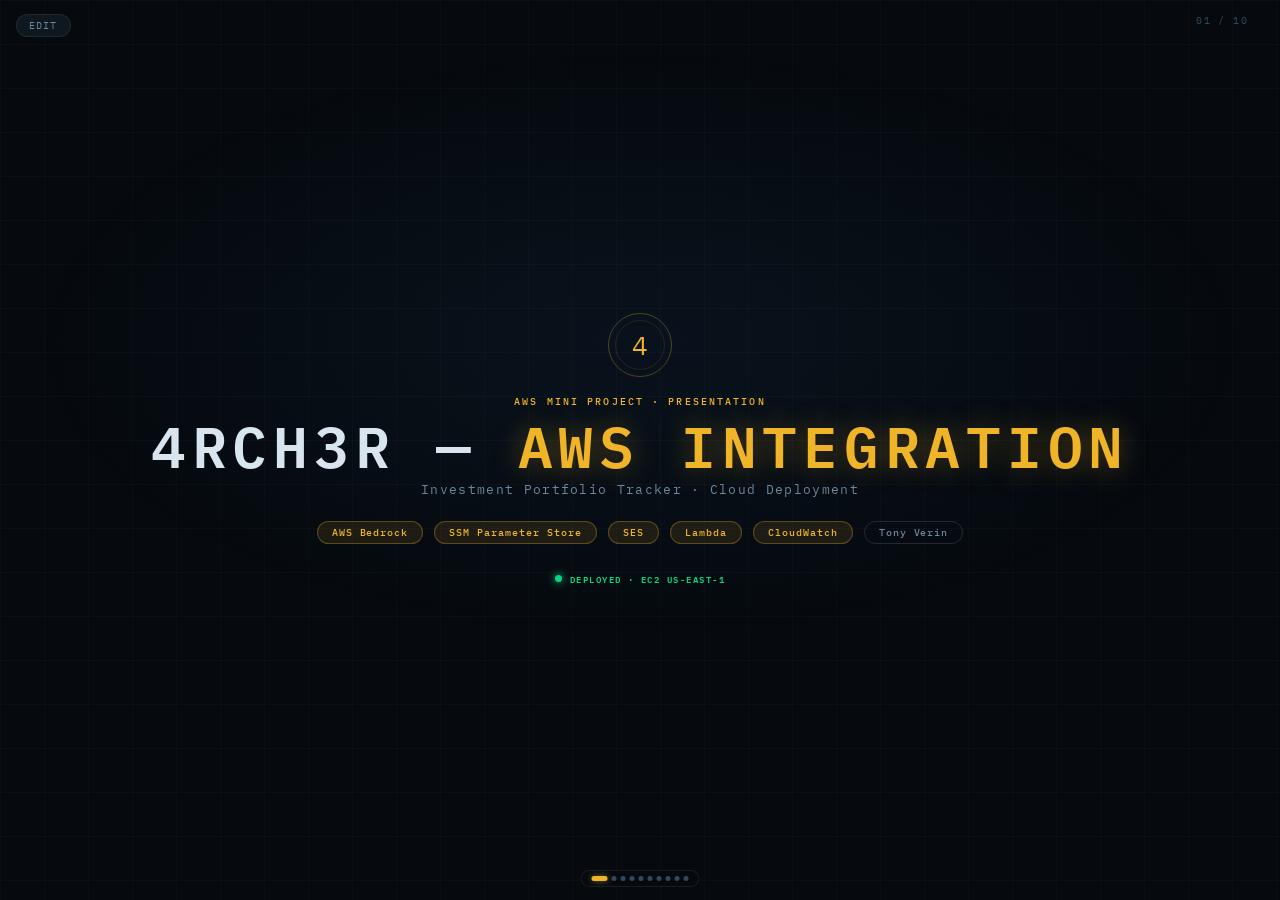
<file: aws-bedrock-guardrails-presentation.html>
<!DOCTYPE html>
<html lang="en"><head>
<meta charset="UTF-8">
<meta name="viewport" content="width=device-width, initial-scale=1.0">
<title>4RCH3R — AWS Integration</title>
<link rel="preconnect" href="https://fonts.googleapis.com">
<link rel="preconnect" href="https://fonts.gstatic.com" crossorigin="">
<link href="https://fonts.googleapis.com/css2?family=IBM+Plex+Mono:wght@300;400;500;600&amp;family=IBM+Plex+Sans:wght@300;400;500&amp;display=swap" rel="stylesheet">
<style>

/* === DESIGN TOKENS (exact match from 4RCH3R style.css) === */
:root {
  --void:     #060a0f;
  --bg:       #0b1018;
  --panel:    #10181f;
  --surface:  #162028;
  --raised:   #1b2a38;
  --hover:    #1f3046;

  --rim:      rgba(255,255,255,0.07);
  --rim-md:   rgba(255,255,255,0.12);
  --rim-hi:   rgba(240,180,41,0.28);

  --text:     #d8e4ee;
  --text-dim: #6b879e;
  --text-xd:  #2e4a60;

  --amber:    #f0b429;
  --amber-lo: rgba(240,180,41,0.10);
  --gain:     #00d97e;
  --gain-lo:  rgba(0,217,126,0.09);
  --loss:     #ff4560;
  --loss-lo:  rgba(255,69,96,0.09);
  --blue:     #3d9cf0;
  --blue-lo:  rgba(61,156,240,0.10);

  --mono: 'IBM Plex Mono', 'Courier New', monospace;
  --sans: 'IBM Plex Sans', system-ui, sans-serif;
}

/* === RESET + VIEWPORT BASE === */
*, *::before, *::after { box-sizing: border-box; margin: 0; padding: 0; }

html, body {
  height: 100%;
  overflow: hidden;
  background: var(--void);
  color: var(--text);
  font-family: var(--mono);
  -webkit-font-smoothing: antialiased;
}

/* === BACKGROUND GRID (from app) === */
.bg-grid {
  position: fixed;
  inset: 0;
  background-image:
    linear-gradient(rgba(255,255,255,0.025) 1px, transparent 1px),
    linear-gradient(90deg, rgba(255,255,255,0.025) 1px, transparent 1px);
  background-size: 44px 44px;
  pointer-events: none;
  z-index: 0;
}

/* === SLIDE SYSTEM === */
.presentation {
  position: relative;
  width: 100vw;
  height: 100vh;
  z-index: 1;
  overflow: hidden;
}

.slide {
  position: absolute;
  inset: 0;
  width: 100vw;
  height: 100vh;
  height: 100dvh;
  overflow: hidden;
  display: flex;
  flex-direction: column;
  justify-content: center;
  align-items: center;
  padding: clamp(1.5rem, 4vw, 3.5rem) clamp(2rem, 6vw, 5rem);
  opacity: 0;
  pointer-events: none;
  transition: opacity 0.35s ease, transform 0.35s ease;
  transform: translateX(32px);
}

.slide.active {
  opacity: 1;
  pointer-events: all;
  transform: translateX(0);
}

.slide.prev {
  opacity: 0;
  transform: translateX(-32px);
}

/* === NAV UI === */
.nav-dots {
  position: fixed;
  bottom: clamp(0.6rem, 1.5vh, 1rem);
  left: 50%;
  transform: translateX(-50%);
  display: flex;
  gap: 4px;
  z-index: 100;
  background: var(--void);
  border: 1px solid var(--rim);
  border-radius: 99px;
  padding: 5px 10px;
}

.nav-dot {
  width: 5px;
  height: 5px;
  border-radius: 50%;
  background: var(--text-xd);
  cursor: pointer;
  border: none;
  padding: 0;
  transition: all 0.25s ease;
  flex-shrink: 0;
}

.nav-dot.active {
  background: var(--amber);
  width: 16px;
  border-radius: 3px;
  box-shadow: 0 0 6px rgba(240,180,41,0.5);
}

.slide-counter {
  position: fixed;
  top: clamp(0.6rem, 1.5vh, 1rem);
  right: clamp(1rem, 2.5vw, 2rem);
  font-size: clamp(0.5rem, 0.9vw, 0.62rem);
  color: var(--text-xd);
  letter-spacing: 0.14em;
  z-index: 100;
}

.edit-btn {
  position: fixed;
  top: 14px;
  font-family: var(--mono);
  font-size: 0.6rem;
  color: var(--text-dim);
  background: var(--panel);
  border: 1px solid var(--rim);
  padding: 4px 12px;
  border-radius: 99px;
  cursor: pointer;
  z-index: 200;
  letter-spacing: 0.12em;
  transition: all 0.15s;
}
.edit-btn:hover, .edit-btn.on { color: var(--amber); border-color: var(--rim-hi); }
#editBtn { left: 16px; }

/* === SHARED COMPONENTS (matching app pane-hdr, cards, etc.) === */

/* Pane-style header tag */
.slide-tag {
  font-size: clamp(0.5rem, 0.88vw, 0.6rem);
  font-weight: 600;
  letter-spacing: 0.2em;
  color: var(--amber);
  text-transform: uppercase;
  margin-bottom: clamp(0.3rem, 0.8vh, 0.55rem);
}

/* Main title */
.slide-title {
  font-size: clamp(1.1rem, 2.8vw, 2.2rem);
  font-weight: 600;
  letter-spacing: 0.06em;
  color: var(--text);
  line-height: 1.15;
  margin-bottom: clamp(0.3rem, 0.8vh, 0.55rem);
}

/* Amber gradient rule (from app's hero-rule) */
.rule {
  display: flex;
  align-items: center;
  gap: 10px;
  width: 100%;
  margin-bottom: clamp(0.5rem, 1.5vh, 1rem);
}
.rule-line {
  flex: 1;
  height: 1px;
  background: linear-gradient(90deg, transparent, var(--rim-md) 40%, var(--rim-md) 60%, transparent);
}
.rule-glyph {
  font-size: clamp(0.55rem, 0.9vw, 0.7rem);
  color: var(--amber);
  opacity: 0.45;
  flex-shrink: 0;
}

/* Panel card (matches portfolio-card / upload-zone) */
.card {
  background: var(--panel);
  border: 1px solid var(--rim);
  border-radius: 6px;
  position: relative;
  overflow: hidden;
}
.card::before {
  content: '';
  position: absolute;
  top: 0; left: 0; right: 0;
  height: 1px;
  background: linear-gradient(90deg, transparent 10%, var(--amber) 50%, transparent 90%);
  opacity: 0;
  transition: opacity 0.2s;
}

/* Left-accent card (matches bot message border-left style) */
.card-amber { border-left: 2px solid var(--amber); background: var(--amber-lo); border-color: var(--rim-hi); }
.card-gain  { border-left: 2px solid var(--gain);  background: var(--gain-lo);  border-color: rgba(0,217,126,0.18); }
.card-loss  { border-left: 2px solid var(--loss);  background: var(--loss-lo);  border-color: rgba(255,69,96,0.18); }
.card-blue  { border-left: 2px solid var(--blue);  background: var(--blue-lo);  border-color: rgba(61,156,240,0.18); }

.card-pad   { padding: clamp(0.5rem, 1.2vh, 0.85rem) clamp(0.6rem, 1.3vw, 1rem); }

/* Label / value pairs (matches mc-lbl / mc-val) */
.lbl {
  font-size: clamp(0.48rem, 0.82vw, 0.58rem);
  font-weight: 600;
  letter-spacing: 0.14em;
  color: var(--text-xd);
  text-transform: uppercase;
  margin-bottom: 0.15rem;
}

.val {
  font-size: clamp(0.62rem, 1.1vw, 0.76rem);
  color: var(--text);
  line-height: 1.45;
}

.val-amber { color: var(--amber); }
.val-gain  { color: var(--gain);  }
.val-loss  { color: var(--loss);  }
.val-blue  { color: var(--blue);  }
.val-dim   { color: var(--text-dim); }

/* Code pill (matches field-display style) */
.pill {
  display: inline;
  font-family: var(--mono);
  font-size: 0.9em;
  background: var(--surface);
  border: 1px solid var(--rim-md);
  color: var(--amber);
  padding: 0.05rem 0.32rem;
  border-radius: 3px;
  white-space: nowrap;
}
.pill-blue  { color: var(--blue); }
.pill-gain  { color: var(--gain); }
.pill-dim   { color: var(--text-dim); }

/* List item with prefix (matches sb-item style) */
.line-item {
  display: flex;
  gap: 0.55rem;
  align-items: flex-start;
  margin-bottom: clamp(0.2rem, 0.5vh, 0.35rem);
  font-size: clamp(0.6rem, 1vw, 0.72rem);
  color: var(--text-dim);
  line-height: 1.45;
}
.line-item::before { content: attr(data-pre); color: var(--amber); opacity: 0.6; flex-shrink: 0; font-size: 0.85em; margin-top: 0.1em; }
.line-item.gain::before { color: var(--gain); }
.line-item.blue::before { color: var(--blue); }
.line-item.loss::before { color: var(--loss); }

/* === ANIMATIONS === */
@keyframes fadeUp {
  from { opacity: 0; transform: translateY(14px); }
  to   { opacity: 1; transform: translateY(0); }
}
@keyframes ring-pulse {
  0%,100% { transform: scale(1);    opacity: 1;   border-color: rgba(240,180,41,0.3);  }
  50%      { transform: scale(1.06); opacity: 0.7; border-color: rgba(240,180,41,0.55); }
}
@keyframes glyph-glow {
  0%,100% { text-shadow: 0 0 14px rgba(240,180,41,0.4); }
  50%      { text-shadow: 0 0 28px rgba(240,180,41,0.7); }
}
@keyframes sys-pulse {
  0%,100% { opacity: 1;   box-shadow: 0 0 6px var(--gain); }
  50%      { opacity: 0.6; box-shadow: 0 0 14px var(--gain); }
}

.slide.active .a1 { animation: fadeUp 0.4s ease 0.05s both; }
.slide.active .a2 { animation: fadeUp 0.4s ease 0.12s both; }
.slide.active .a3 { animation: fadeUp 0.4s ease 0.19s both; }
.slide.active .a4 { animation: fadeUp 0.4s ease 0.26s both; }
.slide.active .a5 { animation: fadeUp 0.4s ease 0.33s both; }
.slide.active .a6 { animation: fadeUp 0.4s ease 0.40s both; }
.slide.active .a7 { animation: fadeUp 0.4s ease 0.47s both; }

@media (prefers-reduced-motion: reduce) {
  .slide, .slide * { animation: none !important; transition: opacity 0.1s !important; }
}

/* ═══════════════════════════════════════
   SLIDE 1 — TITLE
   ═══════════════════════════════════════ */
#s1 {
  background: radial-gradient(ellipse 80% 55% at 50% 38%, rgba(61,156,240,0.06) 0%, transparent 60%);
  text-align: center;
}

#s1 .mark {
  position: relative;
  width: clamp(48px, 7vw, 64px);
  height: clamp(48px, 7vw, 64px);
  display: flex;
  align-items: center;
  justify-content: center;
  margin: 0 auto clamp(0.8rem, 2vh, 1.4rem);
}
#s1 .mark-ring {
  position: absolute;
  inset: 0;
  border-radius: 50%;
  border: 1px solid rgba(240,180,41,0.3);
  animation: ring-pulse 3.5s ease-in-out infinite;
}
#s1 .mark-ring::before {
  content: '';
  position: absolute;
  inset: 6px;
  border-radius: 50%;
  border: 1px solid rgba(240,180,41,0.12);
}
#s1 .mark-glyph {
  font-size: clamp(1.1rem, 2.5vw, 1.6rem);
  color: var(--amber);
  position: relative;
  z-index: 1;
  animation: glyph-glow 3.5s ease-in-out infinite;
}

#s1 .eyebrow {
  font-size: clamp(0.48rem, 0.88vw, 0.6rem);
  font-weight: 500;
  letter-spacing: 0.22em;
  color: var(--amber);
  opacity: 0.75;
  margin-bottom: clamp(0.35rem, 0.8vh, 0.6rem);
}

#s1 .hero-title {
  font-size: clamp(1.6rem, 4.5vw, 3.8rem);
  font-weight: 600;
  letter-spacing: 0.1em;
  color: var(--text);
  line-height: 1.05;
  margin-bottom: clamp(0.25rem, 0.6vh, 0.45rem);
}

#s1 .hero-title .hl {
  color: var(--amber);
  text-shadow: 0 0 28px rgba(240,180,41,0.35);
}

#s1 .sub {
  font-size: clamp(0.6rem, 1.2vw, 0.82rem);
  color: var(--text-dim);
  letter-spacing: 0.1em;
  margin-bottom: clamp(1rem, 2.5vh, 1.8rem);
}

#s1 .chips {
  display: flex;
  gap: clamp(0.4rem, 1vw, 0.7rem);
  justify-content: center;
  flex-wrap: wrap;
}

.chip {
  font-size: clamp(0.48rem, 0.85vw, 0.6rem);
  font-weight: 500;
  letter-spacing: 0.1em;
  padding: 4px 14px;
  border-radius: 99px;
  border: 1px solid;
}
.chip-amber { color: var(--amber); border-color: rgba(240,180,41,0.3); background: var(--amber-lo); }
.chip-gain  { color: var(--gain);  border-color: rgba(0,217,126,0.25);  background: var(--gain-lo);  }
.chip-dim   { color: var(--text-dim); border-color: var(--rim-md); background: transparent; }

#s1 .live-row {
  display: flex;
  align-items: center;
  justify-content: center;
  gap: 8px;
  margin-top: clamp(1.2rem, 3vh, 2rem);
  font-size: clamp(0.48rem, 0.82vw, 0.58rem);
  letter-spacing: 0.16em;
  color: var(--gain);
  font-weight: 600;
}
#s1 .sys-dot {
  width: 7px; height: 7px;
  border-radius: 50%;
  background: var(--gain);
  box-shadow: 0 0 8px var(--gain);
  animation: sys-pulse 2.5s ease-in-out infinite;
  flex-shrink: 0;
}

/* ═══════════════════════════════════════
   SLIDE 2 — THE PROBLEM
   ═══════════════════════════════════════ */
#s2 .content { width: 100%; max-width: 820px; }

#s2 .prob-grid {
  display: grid;
  grid-template-columns: 1fr 1fr 1fr;
  gap: clamp(0.5rem, 1.2vw, 0.9rem);
  margin-bottom: clamp(0.5rem, 1.5vh, 1rem);
}

#s2 .prob-card {
  background: var(--panel);
  border: 1px solid var(--rim);
  border-radius: 6px;
  border-top: 2px solid var(--loss);
  padding: clamp(0.6rem, 1.5vh, 1rem) clamp(0.65rem, 1.3vw, 1rem);
}

#s2 .prob-num {
  font-size: clamp(1.2rem, 3vw, 2rem);
  font-weight: 600;
  color: var(--loss);
  opacity: 0.25;
  line-height: 1;
  margin-bottom: clamp(0.3rem, 0.7vh, 0.5rem);
  font-variant-numeric: tabular-nums;
}

#s2 .prob-title {
  font-size: clamp(0.58rem, 1vw, 0.72rem);
  font-weight: 600;
  letter-spacing: 0.06em;
  color: var(--text);
  margin-bottom: clamp(0.25rem, 0.6vh, 0.4rem);
}

#s2 .prob-desc {
  font-size: clamp(0.55rem, 0.9vw, 0.65rem);
  color: var(--text-dim);
  line-height: 1.5;
}

#s2 .why-box {
  background: var(--panel);
  border: 1px solid var(--rim);
  border-radius: 6px;
  padding: clamp(0.5rem, 1.2vh, 0.8rem) clamp(0.75rem, 1.5vw, 1.1rem);
}

#s2 .why-box .lbl { margin-bottom: 0.4rem; }

#s2 .why-items {
  display: grid;
  grid-template-columns: repeat(3, 1fr);
  gap: 0.4rem 1.5rem;
}

#s2 .why-item {
  font-size: clamp(0.55rem, 0.9vw, 0.65rem);
  color: var(--text-dim);
  display: flex;
  gap: 0.4rem;
  align-items: flex-start;
  line-height: 1.4;
}
#s2 .why-item::before { content: '>'; color: var(--amber); opacity: 0.55; flex-shrink: 0; }

/* ═══════════════════════════════════════
   SLIDE 3 — ARCHITECTURE
   ═══════════════════════════════════════ */
#s3 .content { width: 100%; max-width: 880px; }

#s3 .diagram {
  background: var(--panel);
  border: 1px solid var(--rim);
  border-radius: 6px;
  padding: clamp(0.75rem, 2vh, 1.2rem) clamp(0.75rem, 2vw, 1.5rem);
  margin-bottom: clamp(0.4rem, 1vh, 0.65rem);
  position: relative;
  overflow: hidden;
}

#s3 .diagram::before {
  content: '';
  position: absolute;
  top: 0; left: 0; right: 0;
  height: 1px;
  background: linear-gradient(90deg, transparent 10%, var(--amber) 50%, transparent 90%);
  opacity: 0.25;
}

.flow-row {
  display: flex;
  align-items: center;
  justify-content: center;
  gap: clamp(0.25rem, 0.6vw, 0.5rem);
  margin-bottom: clamp(0.25rem, 0.6vh, 0.4rem);
}

.fn {
  background: var(--surface);
  border: 1px solid var(--rim);
  border-radius: 4px;
  padding: clamp(0.25rem, 0.55vh, 0.4rem) clamp(0.3rem, 0.65vw, 0.55rem);
  text-align: center;
  min-width: clamp(3.5rem, 7vw, 5.5rem);
}

.fn .nl {
  font-size: clamp(0.4rem, 0.7vw, 0.54rem);
  color: var(--text-xd);
  line-height: 1.3;
  letter-spacing: 0.05em;
}

.fn .na {
  font-size: clamp(0.36rem, 0.6vw, 0.48rem);
  color: var(--text-xd);
  opacity: 0.6;
  letter-spacing: 0.06em;
  margin-top: 0.1rem;
}

.fn-amber { border-color: rgba(240,180,41,0.3); background: var(--amber-lo); }
.fn-amber .nl { color: var(--amber); }
.fn-gain  { border-color: rgba(0,217,126,0.25); background: var(--gain-lo); }
.fn-gain .nl  { color: var(--gain); }
.fn-blue  { border-color: rgba(61,156,240,0.25); background: var(--blue-lo); }
.fn-blue .nl  { color: var(--blue); }
.fn-red   { border-color: rgba(255,69,96,0.25); background: var(--loss-lo); }
.fn-red .nl   { color: var(--loss); }

.fa {
  font-size: clamp(0.55rem, 0.9vw, 0.7rem);
  color: var(--text-xd);
  flex-shrink: 0;
  font-family: var(--mono);
}
.fa-amber { color: var(--amber); opacity: 0.7; }
.fa-gain  { color: var(--gain);  opacity: 0.7; }
.fa-blue  { color: var(--blue);  opacity: 0.7; }
.fa-red   { color: var(--loss);  opacity: 0.7; }

.fork-wrap {
  display: flex;
  gap: clamp(1.5rem, 3vw, 2.5rem);
  justify-content: center;
  align-items: flex-start;
  margin: clamp(0.1rem, 0.4vh, 0.3rem) 0;
}
.fork-branch { display: flex; flex-direction: column; align-items: center; gap: 0.18rem; }

.fork-badge {
  font-size: clamp(0.36rem, 0.6vw, 0.48rem);
  letter-spacing: 0.1em;
  padding: 0.1rem 0.4rem;
  border-radius: 2px;
}
.fb-red   { background: var(--loss-lo); color: var(--loss); }
.fb-gain  { background: var(--gain-lo); color: var(--gain); }

.or-sep {
  align-self: center;
  font-size: clamp(0.38rem, 0.62vw, 0.5rem);
  color: var(--text-xd);
  letter-spacing: 0.06em;
}

.cw-row {
  display: flex;
  align-items: center;
  justify-content: center;
  gap: 0.5rem;
  margin-top: clamp(0.2rem, 0.5vh, 0.3rem);
  font-size: clamp(0.38rem, 0.65vw, 0.5rem);
  color: var(--text-xd);
  letter-spacing: 0.06em;
}

#s3 .arch-note {
  text-align: center;
  font-size: clamp(0.55rem, 0.9vw, 0.65rem);
  color: var(--text-dim);
  letter-spacing: 0.04em;
}
#s3 .arch-note .hl { color: var(--amber); }

/* ═══════════════════════════════════════
   SLIDE 4 — AWS BEDROCK
   ═══════════════════════════════════════ */
#s4 .content { width: 100%; max-width: 860px; }

#s4 .two-col {
  display: grid;
  grid-template-columns: 1fr 1fr;
  gap: clamp(0.6rem, 1.5vw, 1.1rem);
  margin-bottom: clamp(0.4rem, 1vh, 0.65rem);
}

#s4 .col-head {
  font-size: clamp(0.48rem, 0.82vw, 0.58rem);
  font-weight: 600;
  letter-spacing: 0.16em;
  color: var(--amber);
  text-transform: uppercase;
  margin-bottom: clamp(0.3rem, 0.7vh, 0.5rem);
  padding-bottom: clamp(0.25rem, 0.5vh, 0.38rem);
  border-bottom: 1px solid var(--rim);
}

#s4 .stat-row {
  display: flex;
  justify-content: space-between;
  align-items: baseline;
  padding: clamp(0.18rem, 0.4vh, 0.3rem) 0;
  border-bottom: 1px solid var(--rim);
  gap: 0.5rem;
}
#s4 .stat-row:last-child { border-bottom: none; }
#s4 .stat-lbl { font-size: clamp(0.52rem, 0.88vw, 0.62rem); color: var(--text-dim); }
#s4 .stat-val { font-size: clamp(0.52rem, 0.88vw, 0.62rem); color: var(--text); text-align: right; }
#s4 .stat-val.amber { color: var(--amber); }
#s4 .stat-val.gain  { color: var(--gain);  }
#s4 .stat-val.blue  { color: var(--blue);  }

#s4 .bottom-bar {
  background: var(--panel);
  border: 1px solid var(--rim);
  border-left: 2px solid var(--blue);
  border-radius: 0 4px 4px 0;
  padding: clamp(0.4rem, 1vh, 0.65rem) clamp(0.65rem, 1.3vw, 1rem);
}

/* ═══════════════════════════════════════
   SLIDE 5 — BEDROCK GUARDRAILS (concise)
   ═══════════════════════════════════════ */
#s5 .content { width: 100%; max-width: 820px; }

#s5 .guard-cols {
  display: grid;
  grid-template-columns: 1fr 1fr 1fr;
  gap: clamp(0.5rem, 1.2vw, 0.85rem);
  margin-bottom: clamp(0.4rem, 1vh, 0.65rem);
}

#s5 .gc-head {
  font-size: clamp(0.48rem, 0.82vw, 0.58rem);
  font-weight: 600;
  letter-spacing: 0.14em;
  color: var(--amber);
  text-transform: uppercase;
  margin-bottom: clamp(0.3rem, 0.7vh, 0.48rem);
  padding-bottom: clamp(0.22rem, 0.5vh, 0.35rem);
  border-bottom: 1px solid var(--rim);
}

#s5 .gc-item {
  font-size: clamp(0.55rem, 0.9vw, 0.65rem);
  color: var(--text-dim);
  line-height: 1.45;
  margin-bottom: clamp(0.18rem, 0.4vh, 0.3rem);
  display: flex;
  gap: 0.4rem;
  align-items: flex-start;
}
#s5 .gc-item::before { content: '—'; color: var(--amber); opacity: 0.45; flex-shrink: 0; font-size: 0.8em; }

#s5 .guard-how {
  background: var(--panel);
  border: 1px solid var(--rim);
  border-radius: 6px;
  padding: clamp(0.45rem, 1vh, 0.7rem) clamp(0.65rem, 1.3vw, 1rem);
  display: grid;
  grid-template-columns: 1fr 1fr;
  gap: 0.4rem 1.5rem;
}

#s5 .gh-item {
  font-size: clamp(0.55rem, 0.9vw, 0.65rem);
  color: var(--text-dim);
  display: flex;
  gap: 0.4rem;
  line-height: 1.4;
}
#s5 .gh-item::before { content: '>'; color: var(--amber); opacity: 0.5; flex-shrink: 0; }

/* ═══════════════════════════════════════
   SLIDE 6 — SSM PARAMETER STORE
   ═══════════════════════════════════════ */
#s6 .content { width: 100%; max-width: 860px; }

#s6 .ssm-layout {
  display: grid;
  grid-template-columns: 1fr 1fr;
  gap: clamp(0.6rem, 1.5vw, 1.1rem);
}

#s6 .params-table {
  background: var(--panel);
  border: 1px solid var(--rim);
  border-radius: 6px;
  overflow: hidden;
}

#s6 .params-table-head {
  display: grid;
  grid-template-columns: 1fr auto;
  padding: clamp(0.3rem, 0.6vh, 0.45rem) clamp(0.6rem, 1.2vw, 0.9rem);
  border-bottom: 1px solid var(--rim);
  background: var(--surface);
}

#s6 .param-row {
  display: grid;
  grid-template-columns: 1fr auto;
  padding: clamp(0.28rem, 0.55vh, 0.4rem) clamp(0.6rem, 1.2vw, 0.9rem);
  border-bottom: 1px solid var(--rim);
  gap: 0.5rem;
  align-items: center;
}
#s6 .param-row:last-child { border-bottom: none; }

#s6 .param-name {
  font-size: clamp(0.52rem, 0.88vw, 0.62rem);
  color: var(--blue);
  letter-spacing: 0.03em;
}

#s6 .param-type {
  font-size: clamp(0.45rem, 0.75vw, 0.55rem);
  color: var(--text-xd);
  letter-spacing: 0.08em;
  text-transform: uppercase;
  white-space: nowrap;
}
#s6 .param-type.secure { color: var(--gain); }

#s6 .code-block {
  background: var(--void);
  border: 1px solid var(--rim);
  border-radius: 6px;
  padding: clamp(0.45rem, 1vh, 0.7rem) clamp(0.6rem, 1.2vw, 0.9rem);
  font-size: clamp(0.5rem, 0.85vw, 0.62rem);
  color: var(--text-dim);
  line-height: 1.6;
  overflow: hidden;
}

#s6 .code-block .c-comment { color: var(--text-xd); }
#s6 .code-block .c-fn      { color: var(--blue); }
#s6 .code-block .c-str     { color: var(--gain); }
#s6 .code-block .c-kw      { color: var(--amber); }

#s6 .ssm-note {
  margin-top: clamp(0.4rem, 1vh, 0.65rem);
  background: var(--panel);
  border: 1px solid var(--rim);
  border-left: 2px solid var(--gain);
  border-radius: 0 4px 4px 0;
  padding: clamp(0.35rem, 0.8vh, 0.55rem) clamp(0.6rem, 1.2vw, 0.9rem);
  font-size: clamp(0.55rem, 0.9vw, 0.65rem);
  color: var(--text-dim);
  line-height: 1.45;
}

/* ═══════════════════════════════════════
   SLIDE 7 — SES + LAMBDA + EVENTBRIDGE
   ═══════════════════════════════════════ */
#s7 .content { width: 100%; max-width: 880px; }

#s7 .svc-grid {
  display: grid;
  grid-template-columns: 1fr 1fr 1fr;
  gap: clamp(0.5rem, 1.2vw, 0.85rem);
  margin-bottom: clamp(0.4rem, 1vh, 0.65rem);
}

#s7 .svc-card {
  background: var(--panel);
  border: 1px solid var(--rim);
  border-radius: 6px;
  overflow: hidden;
}

#s7 .svc-hdr {
  padding: clamp(0.35rem, 0.8vh, 0.55rem) clamp(0.6rem, 1.2vw, 0.9rem);
  border-bottom: 1px solid var(--rim);
  display: flex;
  align-items: baseline;
  gap: 0.5rem;
}

#s7 .svc-name {
  font-size: clamp(0.52rem, 0.88vw, 0.62rem);
  font-weight: 600;
  letter-spacing: 0.1em;
  color: var(--amber);
}

#s7 .svc-cat {
  font-size: clamp(0.44rem, 0.72vw, 0.52rem);
  color: var(--text-xd);
  letter-spacing: 0.08em;
}

#s7 .svc-body {
  padding: clamp(0.45rem, 1vh, 0.7rem) clamp(0.6rem, 1.2vw, 0.9rem);
}

#s7 .flow-note {
  background: var(--panel);
  border: 1px solid var(--rim);
  border-radius: 6px;
  padding: clamp(0.4rem, 0.9vh, 0.6rem) clamp(0.65rem, 1.3vw, 1rem);
  display: flex;
  align-items: center;
  gap: 0.5rem;
  flex-wrap: wrap;
}

#s7 .fn-step {
  font-size: clamp(0.5rem, 0.85vw, 0.62rem);
  color: var(--text-dim);
  display: flex;
  align-items: center;
  gap: 0.4rem;
}
#s7 .fn-step .arrow { color: var(--amber); opacity: 0.6; }
#s7 .fn-step .svc-tag {
  color: var(--amber);
  font-size: clamp(0.45rem, 0.75vw, 0.55rem);
  letter-spacing: 0.08em;
  background: var(--amber-lo);
  border: 1px solid rgba(240,180,41,0.2);
  padding: 0.08rem 0.35rem;
  border-radius: 2px;
}

/* ═══════════════════════════════════════
   SLIDE 8 — CLOUDWATCH LOGS
   ═══════════════════════════════════════ */
#s8 .content { width: 100%; max-width: 840px; }

#s8 .cw-layout {
  display: grid;
  grid-template-columns: 1fr 1fr;
  gap: clamp(0.6rem, 1.5vw, 1.1rem);
  margin-bottom: clamp(0.4rem, 1vh, 0.65rem);
}

#s8 .log-terminal {
  background: var(--void);
  border: 1px solid var(--rim);
  border-radius: 6px;
  overflow: hidden;
}

#s8 .terminal-bar {
  background: var(--surface);
  border-bottom: 1px solid var(--rim);
  padding: clamp(0.22rem, 0.5vh, 0.35rem) clamp(0.5rem, 1vw, 0.75rem);
  font-size: clamp(0.44rem, 0.72vw, 0.54rem);
  color: var(--text-xd);
  letter-spacing: 0.1em;
}

#s8 .log-lines {
  padding: clamp(0.4rem, 0.9vh, 0.6rem) clamp(0.5rem, 1vw, 0.75rem);
}

#s8 .log-line {
  font-size: clamp(0.48rem, 0.8vw, 0.58rem);
  color: var(--text-dim);
  line-height: 1.6;
  display: flex;
  gap: 0.5rem;
}
#s8 .log-line .ts  { color: var(--text-xd); flex-shrink: 0; }
#s8 .log-line .lvl-info  { color: var(--blue);  flex-shrink: 0; }
#s8 .log-line .lvl-warn  { color: var(--amber); flex-shrink: 0; }
#s8 .log-line .lvl-err   { color: var(--loss);  flex-shrink: 0; }
#s8 .log-line .msg { color: var(--text-dim); }
#s8 .log-line .msg .hl   { color: var(--gain); }
#s8 .log-line .msg .amber { color: var(--amber); }

#s8 .cw-note {
  background: var(--panel);
  border: 1px solid var(--rim);
  border-left: 2px solid var(--amber);
  border-radius: 0 4px 4px 0;
  padding: clamp(0.35rem, 0.8vh, 0.55rem) clamp(0.6rem, 1.2vw, 0.9rem);
  font-size: clamp(0.55rem, 0.9vw, 0.65rem);
  color: var(--text-dim);
  line-height: 1.5;
  margin-top: clamp(0.4rem, 1vh, 0.65rem);
}

/* ═══════════════════════════════════════
   SLIDE 9 — SECURITY & COST
   ═══════════════════════════════════════ */
#s9 .content { width: 100%; max-width: 880px; }

#s9 .iam-table {
  background: var(--panel);
  border: 1px solid var(--rim);
  border-radius: 6px;
  overflow: hidden;
  margin-bottom: clamp(0.4rem, 1vh, 0.65rem);
}

#s9 .iam-hdr {
  display: grid;
  grid-template-columns: 1.8fr 1fr 1.5fr;
  padding: clamp(0.25rem, 0.55vh, 0.38rem) clamp(0.65rem, 1.3vw, 1rem);
  background: var(--surface);
  border-bottom: 1px solid var(--rim);
}

#s9 .iam-row {
  display: grid;
  grid-template-columns: 1.8fr 1fr 1.5fr;
  padding: clamp(0.22rem, 0.48vh, 0.34rem) clamp(0.65rem, 1.3vw, 1rem);
  border-bottom: 1px solid var(--rim);
  align-items: center;
  gap: 0.4rem;
}
#s9 .iam-row:last-child { border-bottom: none; }
#s9 .iam-row:nth-child(odd) { background: rgba(255,255,255,0.01); }

#s9 .iam-perm { font-size: clamp(0.5rem, 0.85vw, 0.6rem); color: var(--blue); }
#s9 .iam-scope { font-size: clamp(0.5rem, 0.85vw, 0.6rem); color: var(--text-xd); letter-spacing: 0.04em; }
#s9 .iam-use { font-size: clamp(0.5rem, 0.85vw, 0.6rem); color: var(--text-dim); }

#s9 .sec-cost-row {
  display: grid;
  grid-template-columns: 1fr 1fr;
  gap: clamp(0.5rem, 1.2vw, 0.85rem);
}

#s9 .cost-card {
  background: var(--panel);
  border: 1px solid var(--rim);
  border-radius: 6px;
  padding: clamp(0.4rem, 0.9vh, 0.6rem) clamp(0.6rem, 1.2vw, 0.9rem);
}

#s9 .cost-row-item {
  display: flex;
  justify-content: space-between;
  align-items: baseline;
  padding: clamp(0.1rem, 0.25vh, 0.18rem) 0;
  border-bottom: 1px solid var(--rim);
  gap: 0.5rem;
}
#s9 .cost-row-item:last-child { border-bottom: none; }
#s9 .cr-label { font-size: clamp(0.45rem, 0.78vw, 0.58rem); color: var(--text-dim); }
#s9 .cr-val   { font-size: clamp(0.45rem, 0.78vw, 0.58rem); color: var(--gain); white-space: nowrap; }
#s9 .cr-val.amber { color: var(--amber); }

/* ═══════════════════════════════════════
   SLIDE 10 — SUMMARY
   ═══════════════════════════════════════ */
#s10 {
  background: radial-gradient(ellipse 70% 50% at 50% 75%, rgba(240,180,41,0.04) 0%, transparent 60%);
}

#s10 .content { width: 100%; max-width: 920px; }

#s10 .sum-grid {
  display: grid;
  grid-template-columns: 1fr 1fr 1fr;
  gap: clamp(0.5rem, 1.2vw, 0.9rem);
  margin-bottom: clamp(0.5rem, 1.5vh, 1rem);
}

#s10 .sum-card {
  background: var(--panel);
  border: 1px solid var(--rim);
  border-radius: 6px;
  overflow: hidden;
}

#s10 .sum-hdr {
  padding: clamp(0.28rem, 0.6vh, 0.42rem) clamp(0.6rem, 1.2vw, 0.9rem);
  border-bottom: 1px solid var(--rim);
  font-size: clamp(0.48rem, 0.82vw, 0.58rem);
  font-weight: 600;
  letter-spacing: 0.14em;
  text-transform: uppercase;
}
#s10 .sum-card:nth-child(1) .sum-hdr { color: var(--gain); }
#s10 .sum-card:nth-child(2) .sum-hdr { color: var(--loss); }
#s10 .sum-card:nth-child(3) .sum-hdr { color: var(--blue); }

#s10 .sum-body {
  padding: clamp(0.4rem, 0.9vh, 0.65rem) clamp(0.6rem, 1.2vw, 0.9rem);
}

#s10 .sum-item {
  font-size: clamp(0.55rem, 0.9vw, 0.65rem);
  color: var(--text-dim);
  line-height: 1.45;
  margin-bottom: clamp(0.18rem, 0.4vh, 0.3rem);
  display: flex;
  gap: 0.4rem;
  align-items: flex-start;
}
#s10 .sum-card:nth-child(1) .sum-item::before { content: '[+]'; color: var(--gain); flex-shrink: 0; font-size: 0.78em; }
#s10 .sum-card:nth-child(2) .sum-item::before { content: '[!]'; color: var(--loss); flex-shrink: 0; font-size: 0.78em; }
#s10 .sum-card:nth-child(3) .sum-item::before { content: '[>]'; color: var(--blue); flex-shrink: 0; font-size: 0.78em; }

#s10 .status-bar-mimic {
  display: flex;
  align-items: center;
  justify-content: space-between;
  padding: clamp(0.28rem, 0.6vh, 0.42rem) clamp(0.75rem, 1.5vw, 1.1rem);
  background: var(--void);
  border: 1px solid var(--rim);
  border-radius: 4px;
}

#s10 .sb-items {
  display: flex;
  gap: clamp(0.75rem, 1.8vw, 1.4rem);
  align-items: center;
}

#s10 .sb-item {
  display: flex;
  align-items: center;
  gap: 0.4rem;
  font-size: clamp(0.44rem, 0.75vw, 0.55rem);
  letter-spacing: 0.1em;
}
#s10 .sb-item .sb-dot { width: 5px; height: 5px; border-radius: 50%; background: var(--gain); box-shadow: 0 0 5px var(--gain); animation: sys-pulse 2.5s ease-in-out infinite; flex-shrink: 0; }
#s10 .sb-item .k { color: var(--text-xd); font-weight: 600; }
#s10 .sb-item .v { color: var(--gain); }
#s10 .sb-ver { font-size: clamp(0.4rem, 0.68vw, 0.52rem); color: var(--text-xd); letter-spacing: 0.08em; }

/* === BREAKPOINTS === */
@media (max-height: 700px) { .slide { padding: clamp(1rem, 2.5vw, 2rem); } }
@media (max-height: 600px) { #s1 .hero-title { font-size: clamp(1.2rem, 3.2vw, 2.4rem); } }
@media (max-height: 500px) { .slide-title { font-size: clamp(0.9rem, 2.2vw, 1.6rem); } }

</style>
</head>
<body>

<div class="bg-grid"></div>

<div class="presentation" id="pres">

<!-- ═══════════════════════════════════════
     SLIDE 1 — TITLE
     ═══════════════════════════════════════ -->
<div class="slide" id="s1">
  <div class="mark a1">
    <div class="mark-ring"></div>
    <span class="mark-glyph">4</span>
  </div>
  <div class="eyebrow a2" style="">AWS MINI PROJECT · PRESENTATION</div>
  <h1 class="hero-title a3" style="">4RCH3R — <span class="hl">AWS INTEGRATION</span></h1>
  <div class="sub a4" style="">Investment Portfolio Tracker · Cloud Deployment</div>
  <div class="chips a5">
    <span class="chip chip-amber">AWS Bedrock</span>
    <span class="chip chip-amber">SSM Parameter Store</span>
    <span class="chip chip-amber">SES</span>
    <span class="chip chip-amber">Lambda</span>
    <span class="chip chip-amber">CloudWatch</span>
    <span class="chip chip-dim">Tony Verin</span>
  </div>
  <div class="live-row a6">
    <div class="sys-dot"></div>
    DEPLOYED · EC2 US-EAST-1
  </div>
</div>

<!-- ═══════════════════════════════════════
     SLIDE 2 — THE PROBLEM
     ═══════════════════════════════════════ -->
<div class="slide" id="s2">
  <div class="content">
    <div class="slide-tag a1">02 — THE PROBLEM</div>
    <h2 class="slide-title a2" style="">Why AWS was needed</h2>
    <div class="rule a2"><div class="rule-line"></div><div class="rule-glyph">+</div><div class="rule-line"></div></div>
    <div class="prob-grid a3">
      <div class="prob-card">
        <div class="prob-num">01</div>
        <div class="prob-title" style="">No cloud access</div>
        <div class="prob-desc" style="">FastAPI ran on localhost. Portfolio data was unreachable from any other device or network. The app only worked on one machine.</div>
      </div>
      <div class="prob-card">
        <div class="prob-num">02</div>
        <div class="prob-title" style="">No observability</div>
        <div class="prob-desc" style="">If the app crashed at 3am, nobody would know until manually checking. No logs, no alerts, no visibility into what was happening.</div>
      </div>
      <div class="prob-card">
        <div class="prob-num">03</div>
        <div class="prob-title" style="">No automation</div>
        <div class="prob-desc" style="">Portfolio snapshots only recorded when a user opened the app. Miss a day, miss chart data forever. No scheduled jobs possible.</div>
      </div>
    </div>
    <div class="why-box a4">
      <div class="lbl" style="">WHY AWS OVER HEROKU / RAILWAY / RENDER</div>
      <div class="why-items">
        <div class="why-item">EC2 + SSM + Lambda + CloudWatch in free tier — Bedrock ~$0.25/mo pay-per-use</div>
        <div class="why-item">Native Bedrock + IAM — no third-party keys</div>
        <div class="why-item">SSM Parameter Store built-in for secrets</div>
        <div class="why-item">CloudWatch included in IAM role scope</div>
        <div class="why-item">Lambda + EventBridge — no paid cron add-ons</div>
        <div class="why-item">Industry standard — real learning value</div>
      </div>
    </div>
  </div>
</div>

<!-- ═══════════════════════════════════════
     SLIDE 3 — ARCHITECTURE
     ═══════════════════════════════════════ -->
<div class="slide" id="s3">
  <div class="content">
    <div class="slide-tag a1">03 — ARCHITECTURE</div>
    <h2 class="slide-title a2" style="">Full system flow</h2>
    <div class="rule a2"><div class="rule-line"></div><div class="rule-glyph">+</div><div class="rule-line"></div></div>
    <div class="diagram a3">
      <!-- Startup row -->
      <div class="flow-row">
        <div class="fn fn-amber"><div class="nl">SSM</div><div class="na">startup secrets</div></div>
        <div class="fa fa-amber">→</div>
        <div class="fn fn-blue"><div class="nl">FastAPI</div><div class="na">EC2 t3.micro</div></div>
        <div class="fa fa-amber">→</div>
        <div class="fn fn-amber"><div class="nl">CloudWatch</div><div class="na">watchtower handler</div></div>
      </div>
      <!-- Main request row -->
      <div class="flow-row" style="margin-top:clamp(0.15rem,0.35vh,0.25rem)">
        <div class="fn"><div class="nl">Browser</div><div class="na">chat UI</div></div>
        <div class="fa">→</div>
        <div class="fn fn-blue"><div class="nl">Nginx</div><div class="na">reverse proxy</div></div>
        <div class="fa">→</div>
        <div class="fn fn-blue"><div class="nl">FastAPI</div><div class="na">/api/chat</div></div>
        <div class="fa fa-amber">→</div>
        <div class="fn fn-amber"><div class="nl">Bedrock</div><div class="na">Claude 3.5 Haiku</div></div>
        <div class="fa fa-amber">→</div>
        <div class="fn fn-amber"><div class="nl">Guardrails</div><div class="na">content filter</div></div>
      </div>
      <!-- Fork row -->
      <div class="fork-wrap" style="margin-top:clamp(0.1rem,0.3vh,0.2rem)">
        <div class="fork-branch">
          <div class="fork-badge fb-red">BLOCKED</div>
          <div class="fa fa-red">↓</div>
          <div class="fn fn-red" style="min-width:clamp(4rem,8vw,6.5rem)"><div class="nl">HTTP 400</div><div class="na">content blocked msg</div></div>
        </div>
        <div class="or-sep">OR</div>
        <div class="fork-branch">
          <div class="fork-badge fb-gain">ALLOWED</div>
          <div class="fa fa-gain">↓</div>
          <div class="fn fn-gain" style="min-width:clamp(4rem,8vw,6.5rem)"><div class="nl">AI Response</div><div class="na">returned to user</div></div>
        </div>
      </div>
      <!-- Lambda row -->
      <div class="flow-row" style="margin-top:clamp(0.15rem,0.35vh,0.25rem)">
        <div class="fn fn-amber"><div class="nl">EventBridge</div><div class="na">cron 4pm ET weekdays</div></div>
        <div class="fa fa-amber">→</div>
        <div class="fn fn-amber"><div class="nl">Lambda</div><div class="na">daily-close trigger</div></div>
        <div class="fa fa-amber">→</div>
        <div class="fn fn-blue"><div class="nl">/api/internal</div><div class="na">snapshot all portfolios</div></div>
        <div class="fa fa-amber">→</div>
        <div class="fn fn-amber"><div class="nl">SES</div><div class="na">daily summary email</div></div>
      </div>
    </div>
    <div class="arch-note a4" style="">
      All AWS authentication via <span class="hl">IAM Role attached to EC2</span> — no access keys stored anywhere
    </div>
  </div>
</div>

<!-- ═══════════════════════════════════════
     SLIDE 4 — AWS BEDROCK
     ═══════════════════════════════════════ -->
<div class="slide" id="s4">
  <div class="content">
    <div class="slide-tag a1">04 — AWS BEDROCK</div>
    <h2 class="slide-title a2" style="">AI chat backend</h2>
    <div class="rule a2"><div class="rule-line"></div><div class="rule-glyph">+</div><div class="rule-line"></div></div>
    <div class="two-col a3">
      <div>
        <div class="col-head">WHAT / WHY</div>
        <div class="card card-pad" style="border-radius:6px;margin-bottom:clamp(0.35rem,0.8vh,0.55rem)">
          <div class="lbl" style="margin-bottom: 0.3rem;">THE PROBLEM</div>
          <div class="val val-dim" style="font-size: clamp(0.55rem, 0.9vw, 0.65rem); line-height: 1.5;">LM Studio is a desktop GUI app — it cannot run in the cloud. A cloud-native LLM was needed to replace it.</div>
        </div>
        <div class="col-head" style="margin-top:clamp(0.35rem,0.8vh,0.55rem)">BEDROCK VS 3RD-PARTY LLM API</div>
        <div class="card card-pad" style="border-radius:6px">
          <div class="stat-row"><span class="stat-lbl" style="">API key required</span><span class="stat-val loss" style="">3rd-party: yes</span></div>
          <div class="stat-row"><span class="stat-lbl" style="">Rate limits</span><span class="stat-val loss" style="">3rd-party: hard daily caps</span></div>
          <div class="stat-row"><span class="stat-lbl" style="">Third-party dependency</span><span class="stat-val loss" style="">3rd-party: yes</span></div>
          <div class="stat-row"><span class="stat-lbl" style="">Auth method</span><span class="stat-val gain" style="">Bedrock: IAM Role</span></div>
          <div class="stat-row"><span class="stat-lbl" style="">Rate limit</span><span class="stat-val gain" style="">Bedrock: high service quotas</span></div>
          <div class="stat-row"><span class="stat-lbl" style="">Guardrails support</span><span class="stat-val gain" style="">Bedrock: native</span></div>
        </div>
      </div>
      <div>
        <div class="col-head">IMPLEMENTATION</div>
        <div class="card card-pad" style="border-radius:6px;margin-bottom:clamp(0.35rem,0.8vh,0.55rem)">
          <div class="stat-row"><span class="stat-lbl" style="">Model</span><span class="stat-val amber" style="">Claude 3.5 Haiku</span></div>
          <div class="stat-row"><span class="stat-lbl" style="">Model ID</span><span class="stat-val blue" style="font-size: 0.85em;">anthropic.claude-3-5-haiku-20241022-v1:0</span></div>
          <div class="stat-row"><span class="stat-lbl" style="">SDK call</span><span class="stat-val blue" style="">boto3.client("bedrock-runtime").converse()</span></div>
          <div class="stat-row"><span class="stat-lbl" style="">Blocking</span><span class="stat-val gain" style="">asyncio run_in_executor</span></div>
          <div class="stat-row"><span class="stat-lbl" style="">Cost: input</span><span class="stat-val" style="">$0.80 / 1M tokens</span></div>
          <div class="stat-row"><span class="stat-lbl" style="">Cost: output</span><span class="stat-val" style="">$4.00 / 1M tokens</span></div>
          <div class="stat-row"><span class="stat-lbl" style="">Personal use cost</span><span class="stat-val gain" style="">&lt; $0.01 / day</span></div>
        </div>
        <div class="bottom-bar a4">
          <div class="lbl" style="margin-bottom: 0.28rem;">IAM PERMISSION</div>
          <div class="val val-dim" style="font-size: clamp(0.52rem, 0.88vw, 0.62rem);"><span class="pill pill-blue">bedrock:InvokeModel</span> scoped to the exact Claude 3.5 Haiku ARN only — no wildcard access</div>
        </div>
      </div>
    </div>
  </div>
</div>

<!-- ═══════════════════════════════════════
     SLIDE 5 — BEDROCK GUARDRAILS (concise)
     ═══════════════════════════════════════ -->
<div class="slide" id="s5">
  <div class="content">
    <div class="slide-tag a1">05 — BEDROCK GUARDRAILS</div>
    <h2 class="slide-title a2" style="">AI content moderation</h2>
    <div class="rule a2"><div class="rule-line"></div><div class="rule-glyph">+</div><div class="rule-line"></div></div>
    <div class="guard-cols a3">
      <div class="card card-pad" style="border-radius:6px">
        <div class="gc-head">Content Filters</div>
        <div class="gc-item" style="">Hate speech → HIGH</div>
        <div class="gc-item" style="">Insults → HIGH</div>
        <div class="gc-item" style="">Sexual content → HIGH</div>
        <div class="gc-item" style="">Violence → HIGH</div>
        <div class="gc-item" style="">Misconduct → HIGH</div>
        <div class="gc-item" style="">Prompt attack → HIGH</div>
      </div>
      <div class="card card-pad" style="border-radius:6px">
        <div class="gc-head">Denied Topics</div>
        <div class="gc-item" style="">Illegal financial activity</div>
        <div class="gc-item" style="">Market manipulation</div>
        <div class="gc-item" style="">Insider trading strategies</div>
        <div class="gc-head" style="margin-top:clamp(0.4rem,0.9vh,0.6rem)">Data Redaction</div>
        <div class="gc-item" style="">Credit card numbers</div>
        <div class="gc-item" style="">Bank account numbers</div>
      </div>
      <div class="card card-pad" style="border-radius:6px">
        <div class="gc-head">How It Works</div>
        <div class="gc-item" style="">Applied before model sees input</div>
        <div class="gc-item" style="">Applied after model output</div>
        <div class="gc-item" style=""><span class="pill pill-dim" style="font-size:0.85em">stop_reason == "guardrail_intervened"</span></div>
        <div class="gc-item" style="">Routes HTTP 400 to frontend</div>
        <div class="gc-item" style="">User sees clean message</div>
        <div class="gc-item" style="">Blocks logged via FastAPI watchtower</div>
      </div>
    </div>
    <div class="guard-how a4">
      <div class="gh-item" style="">Guardrail ID: <span class="pill" style="margin-left:0.3rem">6n8c34ilb7vt</span></div>
      <div class="gh-item" style="">Version: <span class="pill" style="margin-left:0.3rem">1</span></div>
      <div class="gh-item" style="">Stored in SSM as SecureString</div>
      <div class="gh-item" style="">IAM: <span class="pill pill-blue" style="margin-left:0.3rem">bedrock:ApplyGuardrail</span> scoped to exact ARN</div>
    </div>
  </div>
</div>

<!-- ═══════════════════════════════════════
     SLIDE 6 — SSM PARAMETER STORE
     ═══════════════════════════════════════ -->
<div class="slide" id="s6">
  <div class="content">
    <div class="slide-tag a1">06 — SSM PARAMETER STORE</div>
    <h2 class="slide-title a2" style="">Secrets without a .env file</h2>
    <div class="rule a2"><div class="rule-line"></div><div class="rule-glyph">+</div><div class="rule-line"></div></div>
    <div class="ssm-layout a3">
      <div>
        <div class="params-table">
          <div class="params-table-head">
            <div class="lbl" style="">PARAMETER PATH</div>
            <div class="lbl" style="">TYPE</div>
          </div>
          <div class="param-row"><div class="param-name" style="">/investment-manager/ALERT_EMAIL</div><div class="param-type">String</div></div>
          <div class="param-row"><div class="param-name" style="">/investment-manager/ALERT_ENABLED</div><div class="param-type">String</div></div>
          <div class="param-row"><div class="param-name" style="">/investment-manager/ALERT_THRESHOLD_PCT</div><div class="param-type">String</div></div>
          <div class="param-row"><div class="param-name" style="">/investment-manager/BEDROCK_GUARDRAIL_ID</div><div class="param-type secure">SecureString</div></div>
          <div class="param-row"><div class="param-name" style="">/investment-manager/BEDROCK_GUARDRAIL_VERSION</div><div class="param-type">String</div></div>
          <div class="param-row"><div class="param-name" style="">/investment-manager/BEDROCK_MODEL</div><div class="param-type">String</div></div>
          <div class="param-row"><div class="param-name" style="">/investment-manager/BEDROCK_REGION</div><div class="param-type">String</div></div>
          <div class="param-row"><div class="param-name" style="">/investment-manager/CLOUDWATCH_LOG_GROUP</div><div class="param-type">String</div></div>
          <div class="param-row"><div class="param-name" style="">/investment-manager/CORS_ORIGINS</div><div class="param-type">String</div></div>
          <div class="param-row"><div class="param-name" style="">/investment-manager/INTERNAL_API_KEY</div><div class="param-type secure">SecureString</div></div>
          <div class="param-row"><div class="param-name" style="">/investment-manager/MONGO_URI</div><div class="param-type secure">SecureString</div></div>
        </div>
        <div class="ssm-note" style="">SecureString parameters are encrypted at rest using AWS KMS. If the server is compromised, no credentials are exposed from disk. <span class="pill pill-blue">INTERNAL_API_KEY</span> authenticates the Lambda → FastAPI internal endpoint. <span class="pill pill-blue">CORS_ORIGINS</span> controls which domains can call the API.</div>
      </div>
      <div>
        <div class="code-block">
          <div class="c-comment"># backend/main.py — runs before any routes load</div>
          <div>&nbsp;</div>
          <div><span class="c-kw">def</span> <span class="c-fn">_load_ssm_secrets</span>():</div>
          <div>&nbsp; ssm = boto3.client(</div>
          <div>&nbsp;&nbsp;&nbsp; <span class="c-str">"ssm"</span>,</div>
          <div>&nbsp;&nbsp;&nbsp; region_name=os.getenv(<span class="c-str">"BEDROCK_REGION"</span>)</div>
          <div>&nbsp; )</div>
          <div>&nbsp; kwargs = {</div>
          <div>&nbsp;&nbsp;&nbsp; <span class="c-str">"Path"</span>: <span class="c-str">"/investment-manager/"</span>,</div>
          <div>&nbsp;&nbsp;&nbsp; <span class="c-str">"WithDecryption"</span>: <span class="c-kw">True</span></div>
          <div>&nbsp; }</div>
          <div>&nbsp; <span class="c-kw">while</span> <span class="c-kw">True</span>:</div>
          <div>&nbsp;&nbsp;&nbsp; resp = ssm.get_parameters_by_path(**kwargs)</div>
          <div>&nbsp;&nbsp;&nbsp; <span class="c-kw">for</span> p <span class="c-kw">in</span> resp[<span class="c-str">"Parameters"</span>]:</div>
          <div>&nbsp;&nbsp;&nbsp;&nbsp;&nbsp; key = p[<span class="c-str">"Name"</span>].split(<span class="c-str">"/"</span>)[-1]</div>
          <div>&nbsp;&nbsp;&nbsp;&nbsp;&nbsp; os.environ[key] = p[<span class="c-str">"Value"</span>]</div>
          <div>&nbsp;&nbsp;&nbsp; <span class="c-kw">if</span> <span class="c-str">"NextToken"</span> <span class="c-kw">not in</span> resp: <span class="c-kw">break</span></div>
          <div>&nbsp;&nbsp;&nbsp; kwargs[<span class="c-str">"NextToken"</span>] = resp[<span class="c-str">"NextToken"</span>]</div>
          <div>&nbsp;</div>
          <div>_load_ssm_secrets()  <span class="c-comment"># called at module load</span></div>
        </div>
      </div>
    </div>
  </div>
</div>

<!-- ═══════════════════════════════════════
     SLIDE 7 — SES + LAMBDA + EVENTBRIDGE
     ═══════════════════════════════════════ -->
<div class="slide" id="s7">
  <div class="content">
    <div class="slide-tag a1">07 — SES · LAMBDA · EVENTBRIDGE</div>
    <h2 class="slide-title a2" style="">Alerts and automation</h2>
    <div class="rule a2"><div class="rule-line"></div><div class="rule-glyph">+</div><div class="rule-line"></div></div>
    <div class="svc-grid a3">
      <div class="svc-card">
        <div class="svc-hdr">
          <div class="svc-name">AMAZON SES</div>
          <div class="svc-cat">Simple Email Service</div>
        </div>
        <div class="svc-body" style="">
          <div class="line-item" data-pre="&gt;" style="font-size: clamp(0.55rem, 0.9vw, 0.65rem);">3,000 emails/month free forever from EC2</div>
          <div class="line-item" data-pre="&gt;" style="font-size: clamp(0.55rem, 0.9vw, 0.65rem);">No SMTP server — boto3.client("ses")</div>
          <div class="line-item" data-pre="&gt;" style="font-size: clamp(0.55rem, 0.9vw, 0.65rem);">Real-time threshold alert: fires when daily change exceeds configurable % — at most once per portfolio per day</div>
          <div class="line-item" data-pre="&gt;" style="font-size: clamp(0.55rem, 0.9vw, 0.65rem);">Daily summary email: every portfolio's value + daily change in one message</div>
          <div style="margin-top:0.4rem;font-size:clamp(0.52rem,0.85vw,0.62rem);color:var(--text-xd);">EXAMPLE SUBJECT</div>
          <div style="font-size:clamp(0.5rem,0.82vw,0.6rem);color:var(--text-dim);margin-top:0.15rem;">[4RCH3R] MyPortfolio — +6.41% (threshold 5.0%)</div>
        </div>
      </div>
      <div class="svc-card">
        <div class="svc-hdr">
          <div class="svc-name">AWS LAMBDA</div>
          <div class="svc-cat">Serverless function</div>
        </div>
        <div class="svc-body" style="">
          <div class="line-item" data-pre="&gt;" style="font-size: clamp(0.55rem, 0.9vw, 0.65rem);">1 million free invocations/month forever</div>
          <div class="line-item" data-pre="&gt;" style="font-size: clamp(0.55rem, 0.9vw, 0.65rem);">Runtime: Python 3.12</div>
          <div class="line-item" data-pre="&gt;" style="font-size: clamp(0.55rem, 0.9vw, 0.65rem);">Calls POST /api/internal/daily-close on EC2 with X-Internal-Key header</div>
          <div class="line-item" data-pre="&gt;" style="font-size: clamp(0.55rem, 0.9vw, 0.65rem);">Endpoint snapshots all portfolios and triggers SES daily summary</div>
          <div class="line-item" data-pre="&gt;" style="font-size: clamp(0.55rem, 0.9vw, 0.65rem);">Logs visible in CloudWatch</div>
        </div>
      </div>
      <div class="svc-card">
        <div class="svc-hdr">
          <div class="svc-name">EVENTBRIDGE</div>
          <div class="svc-cat">Managed scheduler</div>
        </div>
        <div class="svc-body" style="">
          <div class="line-item" data-pre="&gt;" style="font-size: clamp(0.55rem, 0.9vw, 0.65rem);">Free for scheduled rules</div>
          <div class="line-item" data-pre="&gt;" style="font-size: clamp(0.55rem, 0.9vw, 0.65rem);">No cron daemon, no server uptime dependency</div>
          <div class="line-item" data-pre="&gt;" style="font-size: clamp(0.55rem, 0.9vw, 0.65rem);">Schedule: cron(0 21 ? * MON-FRI *)</div>
          <div class="line-item" data-pre="&gt;" style="font-size: clamp(0.55rem, 0.9vw, 0.65rem);">9pm UTC = 4pm ET (US market close)</div>
          <div class="line-item" data-pre="&gt;" style="font-size: clamp(0.55rem, 0.9vw, 0.65rem);">Target: investment-manager-daily-close Lambda</div>
        </div>
      </div>
    </div>
    <div class="flow-note a4">
      <div class="fn-step" style=""><span class="svc-tag">EVENTBRIDGE</span> triggers</div>
      <div class="fn-step" style=""><span class="arrow">→</span><span class="svc-tag">LAMBDA</span> calls</div>
      <div class="fn-step" style=""><span class="arrow">→</span><span class="svc-tag">FASTAPI</span> snapshots all portfolios</div>
      <div class="fn-step" style=""><span class="arrow">→</span><span class="svc-tag">SES</span> sends daily email</div>
      <div class="fn-step" style=""><span class="arrow">→</span><span class="svc-tag">CLOUDWATCH</span> logs everything</div>
    </div>
  </div>
</div>

<!-- ═══════════════════════════════════════
     SLIDE 8 — CLOUDWATCH LOGS
     ═══════════════════════════════════════ -->
<div class="slide" id="s8">
  <div class="content">
    <div class="slide-tag a1">08 — CLOUDWATCH LOGS</div>
    <h2 class="slide-title a2" style="">Real-time observability</h2>
    <div class="rule a2"><div class="rule-line"></div><div class="rule-glyph">+</div><div class="rule-line"></div></div>
    <div class="cw-layout a3">
      <div>
        <div class="lbl" style="margin-bottom: 0.4rem;">HOW IT WORKS</div>
        <div class="card card-pad" style="border-radius:6px;margin-bottom:clamp(0.35rem,0.8vh,0.55rem)">
          <div class="line-item" data-pre="&gt;" style="font-size: clamp(0.55rem, 0.9vw, 0.65rem);">watchtower Python library attaches a CloudWatchLogHandler to the root logger</div>
          <div class="line-item" data-pre="&gt;" style="font-size: clamp(0.55rem, 0.9vw, 0.65rem);">Every logger.info/warning/error call ships to AWS in real time — no SSH needed</div>
          <div class="line-item" data-pre="&gt;" style="font-size: clamp(0.55rem, 0.9vw, 0.65rem);">Log group: /investment-manager/app · stream: fastapi</div>
          <div class="line-item" data-pre="&gt;" style="font-size: clamp(0.55rem, 0.9vw, 0.65rem);">Log group name stored in SSM — configurable without code changes</div>
          <div class="line-item" data-pre="&gt;" style="font-size: clamp(0.55rem, 0.9vw, 0.65rem);">5 GB/month free, 10 alarms free — both in free tier</div>
        </div>
        <div class="lbl" style="margin-bottom: 0.4rem;">UPTIME ALARM</div>
        <div class="card card-pad" style="border-radius:6px;">
          <div class="line-item" data-pre="&gt;" style="font-size: clamp(0.55rem, 0.9vw, 0.65rem);">Metric: EC2 StatusCheckFailed</div>
          <div class="line-item" data-pre="&gt;" style="font-size: clamp(0.55rem, 0.9vw, 0.65rem);">Threshold: &gt;= 1 for 1 data point</div>
          <div class="line-item" data-pre="&gt;" style="font-size: clamp(0.55rem, 0.9vw, 0.65rem);">Action: SNS → email alert if instance goes down</div>
        </div>
      </div>
      <div class="log-terminal">
        <div class="terminal-bar">CLOUDWATCH · /investment-manager/app · stream: fastapi</div>
        <div class="log-lines">
          <div class="log-line"><span class="ts">21:00:01</span><span class="lvl-info">INFO</span><span class="msg" style="">SSM: loaded <font color="#00d97e">11</font>&nbsp;secrets from Parameter Store</span></div>
          <div class="log-line"><span class="ts">21:00:01</span><span class="lvl-info">INFO</span><span class="msg" style="">CloudWatch logging enabled → <span class="amber">/investment-manager/app</span></span></div>
          <div class="log-line"><span class="ts">21:00:02</span><span class="lvl-info">INFO</span><span class="msg" style="">Application startup complete</span></div>
          <div class="log-line"><span class="ts">21:00:05</span><span class="lvl-info">INFO</span><span class="msg" style="">Calling AWS Bedrock model <span class="amber">claude-3-5-haiku</span></span></div>
          <div class="log-line"><span class="ts">21:00:07</span><span class="lvl-info">INFO</span><span class="msg" style="">Bedrock response: <span class="hl">842 tokens</span> in 1.94s</span></div>
          <div class="log-line"><span class="ts">21:00:09</span><span class="lvl-warn">WARN</span><span class="msg" style="">Guardrail intervened on portfolio <span class="amber">TestPort</span></span></div>
          <div class="log-line"><span class="ts">21:05:00</span><span class="lvl-info">INFO</span><span class="msg" style="">SES alert sent: <span class="hl">MyPortfolio +6.41%</span></span></div>
          <div class="log-line"><span class="ts">21:05:01</span><span class="lvl-info">INFO</span><span class="msg" style="">Daily summary sent to <span class="amber">toni7891@gmail.com</span></span></div>
        </div>
      </div>
    </div>
    <div class="cw-note a4" style="">
      Before CloudWatch: required SSH + journalctl to see any logs. Now: browse all FastAPI output from the AWS Console without touching the server.
    </div>
  </div>
</div>

<!-- ═══════════════════════════════════════
     SLIDE 9 — SECURITY & COST
     ═══════════════════════════════════════ -->
<div class="slide" id="s9">
  <div class="content">
    <div class="slide-tag a1">09 — SECURITY &amp; COST</div>
    <h2 class="slide-title a2" style="">IAM role and pricing</h2>
    <div class="rule a2"><div class="rule-line"></div><div class="rule-glyph">+</div><div class="rule-line"></div></div>
    <div class="iam-table a3">
      <div class="iam-hdr">
        <div class="lbl" style="">IAM PERMISSION</div>
        <div class="lbl" style="">SCOPE</div>
        <div class="lbl" style="">USED BY</div>
      </div>
      <div class="iam-row"><div class="iam-perm">ssm:GetParametersByPath</div><div class="iam-scope" style="">/investment-manager/* only</div><div class="iam-use" style="">Startup secrets loader</div></div>
      <div class="iam-row"><div class="iam-perm">logs:PutLogEvents + Create*</div><div class="iam-scope" style="">/investment-manager/* log groups</div><div class="iam-use" style="">CloudWatch watchtower</div></div>
      <div class="iam-row"><div class="iam-perm">bedrock:InvokeModel</div><div class="iam-scope" style="">Claude 3.5 Haiku ARN only</div><div class="iam-use" style="">AI chat backend</div></div>
      <div class="iam-row"><div class="iam-perm">bedrock:ApplyGuardrail</div><div class="iam-scope" style="">Guardrail 6n8c34ilb7vt ARN only</div><div class="iam-use" style="">Content moderation</div></div>
      <div class="iam-row"><div class="iam-perm">ses:SendEmail + SendRawEmail</div><div class="iam-scope" style="">* (SES default)</div><div class="iam-use" style="">Portfolio alerts + daily summary</div></div>
    </div>
    <div class="sec-cost-row a4">
      <div class="cost-card">
        <div class="lbl" style="margin-bottom: 0.35rem;">MONTHLY COST BREAKDOWN</div>
        <div class="cost-row-item"><span class="cr-label" style="">EC2 t3.micro (free tier year 1)</span><span class="cr-val" style="">$0.00</span></div>
        <div class="cost-row-item"><span class="cr-label" style="">EC2 t3.micro (after free tier)</span><span class="cr-val amber" style="">$8.50</span></div>
        <div class="cost-row-item"><span class="cr-label" style="">Elastic IP (attached to running instance)</span><span class="cr-val" style="">$0.00</span></div>
        <div class="cost-row-item"><span class="cr-label" style="">SSM Parameter Store (standard)</span><span class="cr-val" style="">$0.00</span></div>
        <div class="cost-row-item"><span class="cr-label" style="">CloudWatch Logs (free tier 5GB/mo)</span><span class="cr-val" style="">$0.00</span></div>
        <div class="cost-row-item"><span class="cr-label" style="">SES (free from EC2, 3K/mo)</span><span class="cr-val" style="">$0.00</span></div>
        <div class="cost-row-item"><span class="cr-label" style="">Lambda (1M free invocations/mo)</span><span class="cr-val" style="">$0.00</span></div>
        <div class="cost-row-item"><span class="cr-label" style="">Bedrock (~50 chats/day)</span><span class="cr-val amber" style="">~$0.25</span></div>
        <div class="cost-row-item"><span class="cr-label" style="">tonyverin.dev domain (Namecheap, 1yr)</span><span class="cr-val amber" style="">$12.98</span></div>
      </div>
      <div class="cost-card">
        <div class="lbl" style="margin-bottom: 0.35rem;">SECURITY PRINCIPLES</div>
        <div class="line-item gain" data-pre="[+]" style="font-size: clamp(0.55rem, 0.9vw, 0.65rem);">No access keys on server — IAM Role only</div>
        <div class="line-item gain" data-pre="[+]" style="font-size: clamp(0.55rem, 0.9vw, 0.65rem);">No .env file on disk — all secrets in SSM KMS</div>
        <div class="line-item gain" data-pre="[+]" style="font-size: clamp(0.55rem, 0.9vw, 0.65rem);">Every IAM permission scoped to minimum ARN</div>
        <div class="line-item gain" data-pre="[+]" style="font-size: clamp(0.55rem, 0.9vw, 0.65rem);">SSH restricted to one IP via security group</div>
        <div class="line-item gain" data-pre="[+]" style="font-size: clamp(0.55rem, 0.9vw, 0.65rem);">Internal endpoint protected by shared secret</div>
        <div class="line-item gain" data-pre="[+]" style="font-size: clamp(0.55rem, 0.9vw, 0.65rem);">Guardrail decisions audited in CloudWatch</div>
        <div style="margin-top:clamp(0.4rem,0.9vh,0.6rem);padding-top:clamp(0.3rem,0.7vh,0.45rem);border-top:1px solid var(--rim)">
          <div class="lbl" style="margin-bottom: 0.25rem;">AVOID UNNECESSARY COST</div>
          <div class="line-item" data-pre="&gt;" style="font-size: clamp(0.52rem, 0.85vw, 0.62rem);">Use Haiku, not Sonnet or Opus</div>
          <div class="line-item" data-pre="&gt;" style="font-size: clamp(0.52rem, 0.85vw, 0.62rem);">Set max_tokens: 2048 on every request</div>
          <div class="line-item" data-pre="&gt;" style="font-size: clamp(0.52rem, 0.85vw, 0.62rem);">CloudWatch billing alarm at $5/month</div>
        </div>
      </div>
    </div>
  </div>
</div>

<!-- ═══════════════════════════════════════
     SLIDE 10 — SUMMARY
     ═══════════════════════════════════════ -->
<div class="slide" id="s10">
  <div class="content">
    <div class="slide-tag a1">10 — SUMMARY</div>
    <h2 class="slide-title a2" style="">Takeaways</h2>
    <div class="rule a2"><div class="rule-line"></div><div class="rule-glyph">+</div><div class="rule-line"></div></div>
    <div class="sum-grid a3">
      <div class="sum-card">
        <div class="sum-hdr">WHAT I LEARNED</div>
        <div class="sum-body">
          <div class="sum-item" style="">SSM Parameter Store is the right place for secrets — not .env files on disk</div>
          <div class="sum-item" style="">IAM Roles eliminate hardcoded credentials entirely — no keys anywhere</div>
          <div class="sum-item" style="">CloudWatch + watchtower gives full log visibility without SSH</div>
          <div class="sum-item" style="">Bedrock Guardrails blocks at infrastructure level — zero application code needed</div>
          <div class="sum-item" style="">Lambda + EventBridge replaces cron daemons with serverless scheduling</div>
        </div>
      </div>
      <div class="sum-card">
        <div class="sum-hdr">WHAT WAS DIFFICULT</div>
        <div class="sum-body">
          <div class="sum-item" style="">SSM pagination — default limit is 10 params, needed NextToken loop</div>
          <div class="sum-item" style="">IAM policy ARN format for Bedrock models and guardrails</div>
          <div class="sum-item" style="">guardrailIdentifier vs guardrailVersion API parameter naming</div>
          <div class="sum-item" style="">Handling guardrail_intervened gracefully in the frontend</div>
          <div class="sum-item" style="">Nginx 300s timeout config for long AI chat responses</div>
        </div>
      </div>
      <div class="sum-card">
        <div class="sum-hdr">IMPROVE IN PRODUCTION</div>
        <div class="sum-body">
          <div class="sum-item" style="">Move to ECS/Fargate — no instance management, true autoscaling</div>
          <div class="sum-item" style="">CloudWatch alarm when guardrail block rate exceeds 5%</div>
          <div class="sum-item" style="">SES production access — currently sandbox (verified addresses only)</div>
          <div class="sum-item" style="">RDS or DynamoDB instead of Atlas for fully-integrated AWS stack</div>
          <div class="sum-item" style="">WAF in front of ALB for HTTP-layer protection</div>
        </div>
      </div>
    </div>
    <div class="status-bar-mimic a4">
      <div class="sb-items">
        <div class="sb-item"><div class="sb-dot"></div><span class="k">SYSTEM</span><span class="v">ONLINE</span></div>
        <div class="sb-item"><span class="k">SERVICES</span><span class="v">EC2 · BEDROCK · SSM · SES · LAMBDA · CLOUDWATCH</span></div>
        <div class="sb-item"><span class="k">REGION</span><span class="v">US-EAST-1</span></div>
      </div>
      <div class="sb-ver" style="">4RCH3R · TONY VERIN · 2026</div>
    </div>
  </div>
</div>

</div><!-- /presentation -->

<!-- NAV -->
<div class="nav-dots" id="navDots"></div>
<div class="slide-counter" id="counter">01 / 10</div>

<button class="edit-btn" id="editBtn">EDIT</button>

<script>
/* === PRESENTATION ENGINE === */
const slides   = Array.from(document.querySelectorAll('.slide'));
const dotsWrap = document.getElementById('navDots');
const counter  = document.getElementById('counter');
const editBtn  = document.getElementById('editBtn');
let cur = 0, editMode = false;

/* Build nav dots */
slides.forEach((_, i) => {
  const d = document.createElement('button');
  d.className = 'nav-dot' + (i === 0 ? ' active' : '');
  d.setAttribute('aria-label', 'Slide ' + (i + 1));
  d.addEventListener('click', () => goTo(i));
  dotsWrap.appendChild(d);
});

function goTo(n) {
  if (n === cur) return;
  slides[cur].classList.remove('active');
  slides[cur].classList.add('prev');
  const oldCur = cur;
  cur = Math.max(0, Math.min(n, slides.length - 1));
  setTimeout(() => slides[oldCur].classList.remove('prev'), 400);
  slides[cur].classList.add('active');
  dotsWrap.querySelectorAll('.nav-dot').forEach((d, i) =>
    d.classList.toggle('active', i === cur));
  counter.textContent =
    String(cur + 1).padStart(2, '0') + ' / ' + String(slides.length).padStart(2, '0');
}

function next() { if (cur < slides.length - 1) goTo(cur + 1); }
function prev() { if (cur > 0) goTo(cur - 1); }

slides[0].classList.add('active');

/* Keyboard */
document.addEventListener('keydown', e => {
  if (editMode && e.target !== document.body) return;
  if (e.key === 'ArrowRight' || e.key === ' ') { e.preventDefault(); next(); }
  if (e.key === 'ArrowLeft')                    { e.preventDefault(); prev(); }
  if (e.key === 'Escape' && editMode)            toggleEdit();
  if (e.key === 'e' && !editMode && document.activeElement === document.body) toggleEdit();
});

/* Swipe */
let tx = 0;
document.addEventListener('touchstart', e => { tx = e.touches[0].clientX; }, { passive: true });
document.addEventListener('touchend', e => {
  const dx = e.changedTouches[0].clientX - tx;
  if (Math.abs(dx) > 40) dx < 0 ? next() : prev();
});

/* === INLINE EDITING === */
const EDITABLE = 'h1,h2,h3,.slide-title,.hero-title,.sub,.eyebrow,.prob-title,.prob-desc,.val,.prob-desc,.line-item,.sum-item,.gc-item,.gh-item,.stat-lbl,.stat-val,.arch-note,.ssm-note,.cw-note,.svc-body,.fn-step,.s-body,.lbl,.param-name,.log-line .msg,.cr-label,.cr-val,.iam-use,.iam-scope,.sb-ver';

function toggleEdit() {
  editMode = !editMode;
  editBtn.textContent  = editMode ? 'SAVE' : 'EDIT';
  editBtn.classList.toggle('on', editMode);
  slides.forEach(slide => {
    slide.querySelectorAll(EDITABLE).forEach(el => {
      el.contentEditable = editMode ? 'true' : 'false';
      el.style.outline      = editMode ? '1px dashed rgba(240,180,41,0.22)' : '';
      el.style.borderRadius = editMode ? '2px' : '';
    });
  });
  if (!editMode) save();
}

function save() {
  try {
    const d = {};
    slides.forEach((s, i) => { d[i] = s.innerHTML; });
    localStorage.setItem('archer-deck-v4', JSON.stringify(d));
  } catch(e) {}
}

function load() {
  try {
    const raw = localStorage.getItem('archer-deck-v4');
    if (!raw) return;
    const d = JSON.parse(raw);
    slides.forEach((s, i) => { if (d[i]) s.innerHTML = d[i]; });
  } catch(e) {}
}

editBtn.addEventListener('click', toggleEdit);
document.addEventListener('keydown', e => {
  if ((e.ctrlKey || e.metaKey) && e.key === 's') { e.preventDefault(); if (editMode) toggleEdit(); }
});

load();
</script>


</body></html>
</file>
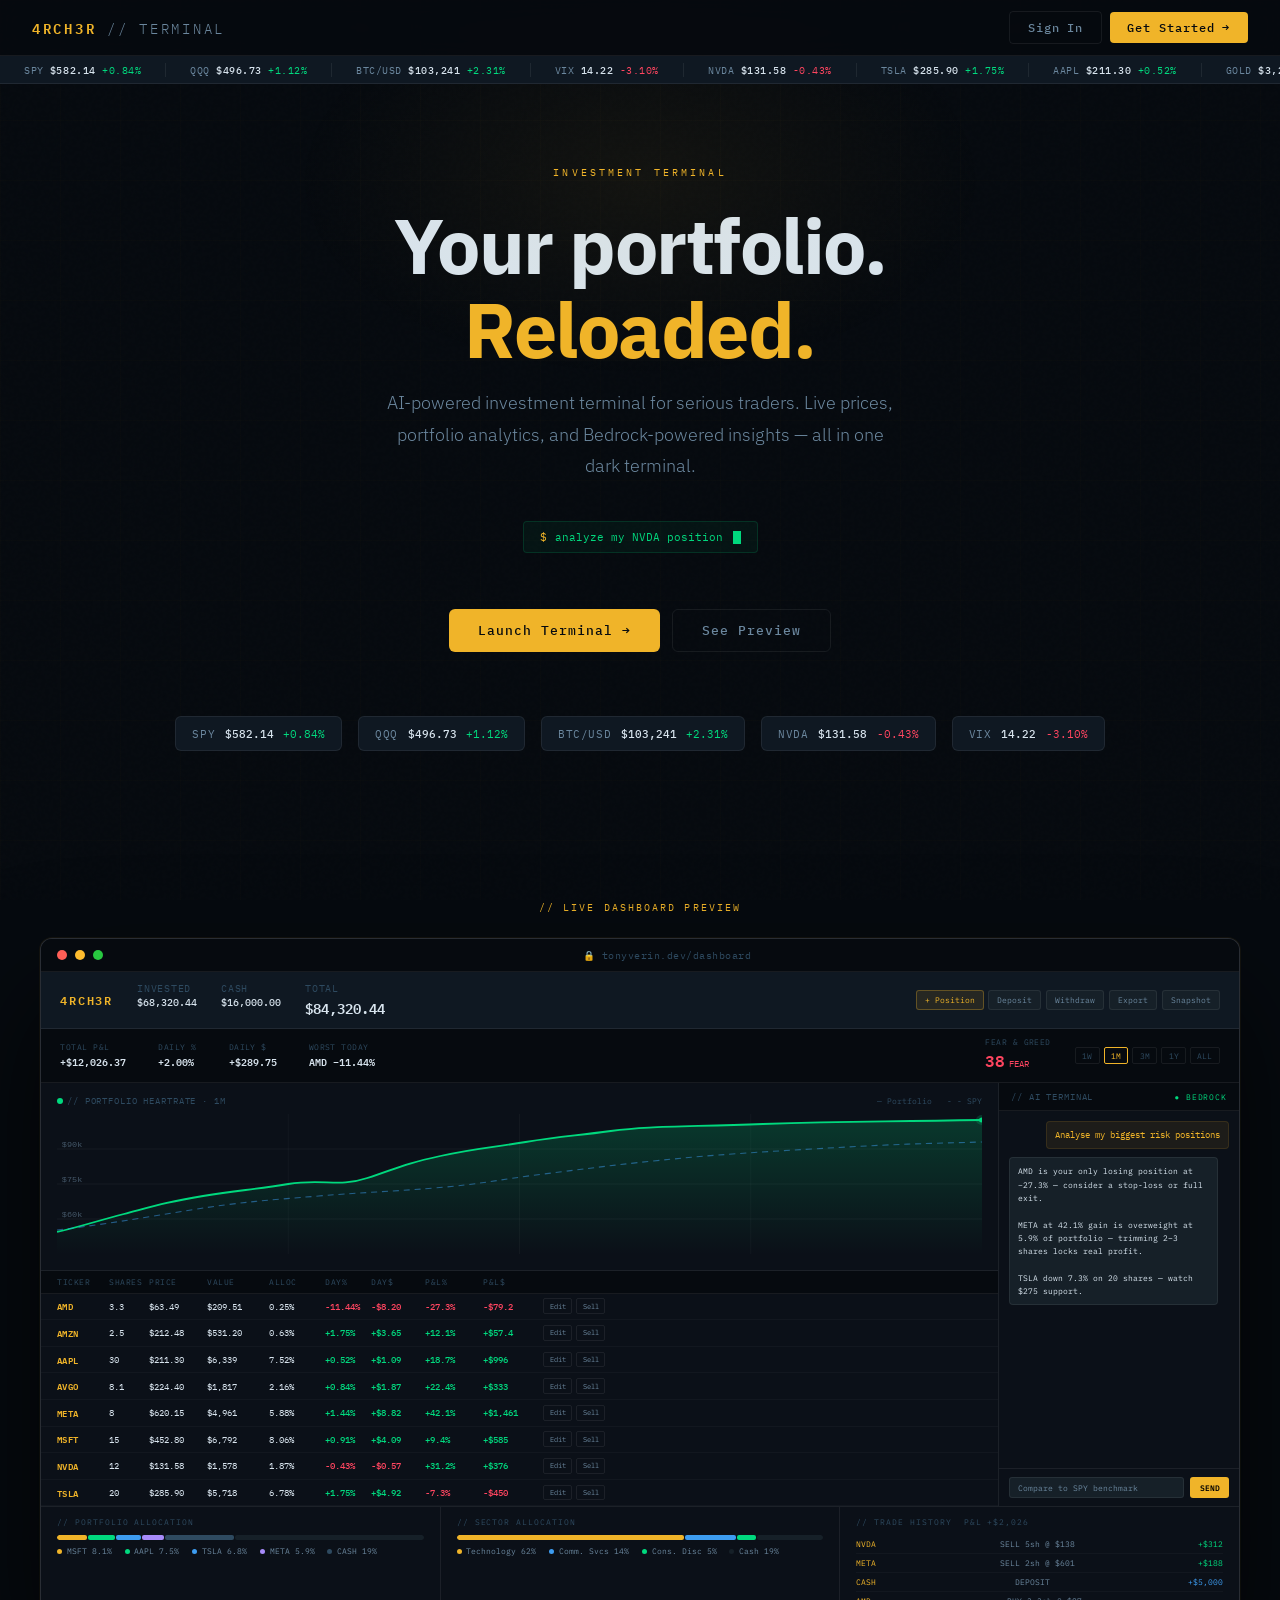
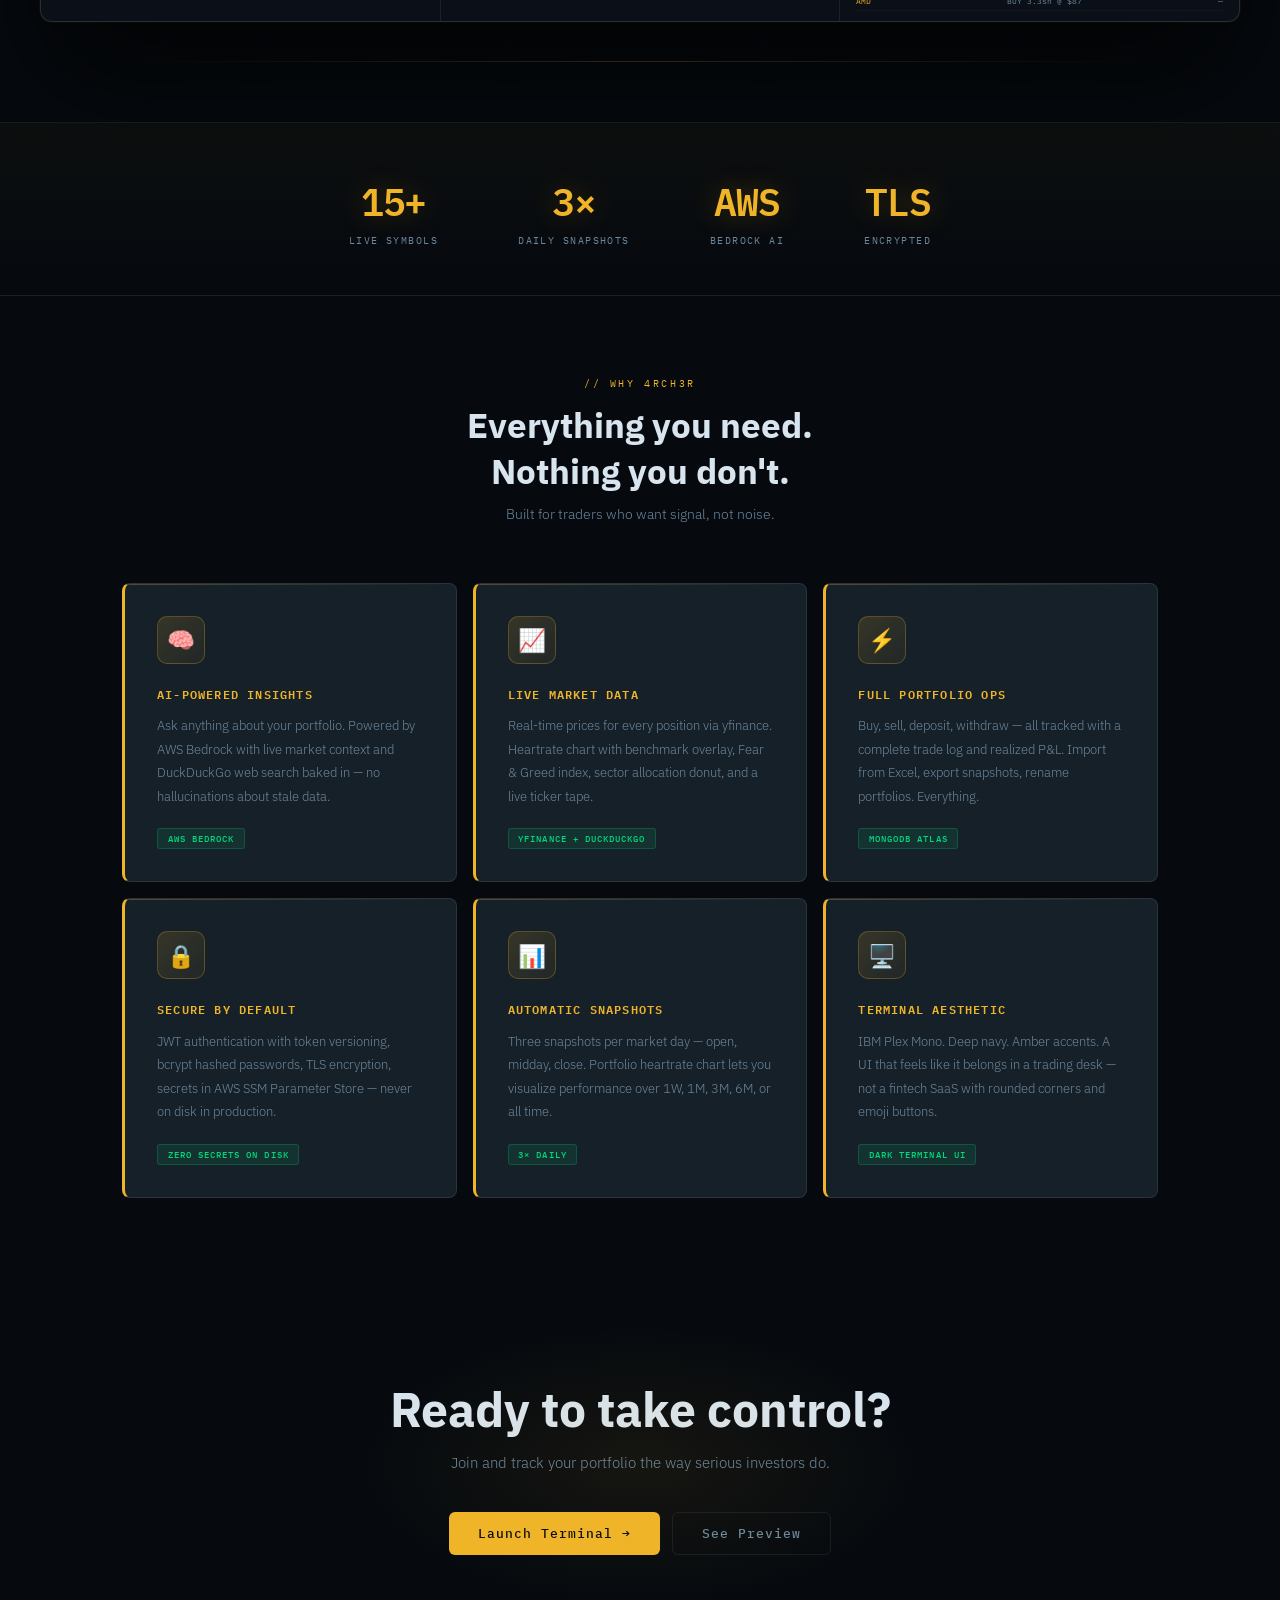
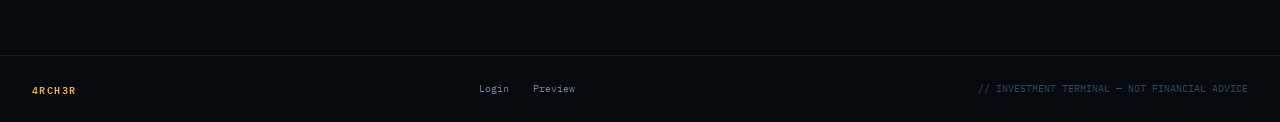
<file: frontend/public/landing.html>
<!DOCTYPE html>
<html lang="en">
<head>
  <meta charset="UTF-8" />
  <meta name="viewport" content="width=device-width, initial-scale=1.0" />
  <title>4RCH3R · Investment Terminal</title>
  <link rel="icon" type="image/svg+xml" href="/static/favicon.svg" />
  <link rel="preconnect" href="https://fonts.googleapis.com" />
  <link rel="preconnect" href="https://fonts.gstatic.com" crossorigin />
  <link href="https://fonts.googleapis.com/css2?family=IBM+Plex+Mono:wght@300;400;500;600&family=IBM+Plex+Sans:wght@300;400;500;600;700&display=swap" rel="stylesheet" />
  <style>
    *, *::before, *::after { box-sizing: border-box; margin: 0; padding: 0; }

    :root {
      --void:    #060a0f;
      --bg:      #0b1018;
      --panel:   #0f1822;
      --surface: #162028;
      --raised:  #1b2a38;
      --hover:   #1f3046;
      --amber:   #f0b429;
      --amber-lo:rgba(240,180,41,0.12);
      --gain:    #00d97e;
      --gain-lo: rgba(0,217,126,0.10);
      --loss:    #ff4560;
      --blue:    #3d9cf0;
      --text:    #d8e4ee;
      --dim:     #6b879e;
      --xd:      #2e4a60;
      --border:  rgba(255,255,255,0.07);
      --mono:    'IBM Plex Mono', monospace;
      --sans:    'IBM Plex Sans', system-ui, sans-serif;
    }

    html { scroll-behavior: smooth; }

    body {
      background: var(--void);
      color: var(--text);
      font-family: var(--mono);
      min-height: 100vh;
      overflow-x: hidden;
      -webkit-font-smoothing: antialiased;
    }

    /* ── SCROLLBAR ─────────────────────────────────── */
    ::-webkit-scrollbar { width: 5px; }
    ::-webkit-scrollbar-track { background: var(--void); }
    ::-webkit-scrollbar-thumb { background: var(--raised); border-radius: 3px; }

    /* ── NOISE OVERLAY ─────────────────────────────── */
    body::before {
      content: "";
      position: fixed; inset: 0;
      background-image: url("data:image/svg+xml,%3Csvg viewBox='0 0 256 256' xmlns='http://www.w3.org/2000/svg'%3E%3Cfilter id='n'%3E%3CfeTurbulence type='fractalNoise' baseFrequency='0.9' numOctaves='4' stitchTiles='stitch'/%3E%3C/filter%3E%3Crect width='100%25' height='100%25' filter='url(%23n)' opacity='0.03'/%3E%3C/svg%3E");
      pointer-events: none; z-index: 0; opacity: 0.4;
    }

    /* ── NAV ───────────────────────────────────────── */
    nav {
      position: fixed; top: 0; left: 0; right: 0; z-index: 100;
      display: flex; align-items: center; justify-content: space-between;
      padding: 0 2rem;
      height: 56px;
      background: rgba(6,10,15,0.85);
      backdrop-filter: blur(12px);
      border-bottom: 1px solid var(--border);
    }

    .nav-logo {
      font-size: 0.85rem; font-weight: 600;
      letter-spacing: 0.2em; color: var(--amber);
      text-decoration: none;
    }
    .nav-logo span { color: var(--dim); font-weight: 300; }

    .nav-links { display: flex; gap: 0.5rem; align-items: center; }

    .btn {
      font-family: var(--mono); font-size: 0.72rem; font-weight: 500;
      letter-spacing: 0.08em; cursor: pointer; border: none;
      border-radius: 4px; padding: 0.5rem 1.1rem;
      text-decoration: none; display: inline-flex; align-items: center; gap: 0.4rem;
      transition: all 0.15s;
    }
    .btn-ghost {
      background: transparent; color: var(--dim);
      border: 1px solid var(--border);
    }
    .btn-ghost:hover { color: var(--text); border-color: rgba(255,255,255,0.18); }

    .btn-amber {
      background: var(--amber); color: #060a0f;
    }
    .btn-amber:hover { background: #ffc94d; transform: translateY(-1px); box-shadow: 0 4px 20px rgba(240,180,41,0.3); }

    .btn-lg {
      font-size: 0.8rem; padding: 0.75rem 1.8rem; border-radius: 6px;
    }

    /* ── TICKER TAPE ───────────────────────────────── */
    .ticker-tape {
      position: fixed; top: 56px; left: 0; right: 0; z-index: 99;
      background: var(--panel); border-bottom: 1px solid var(--border);
      height: 28px; overflow: hidden;
    }
    .tape-track {
      display: flex; align-items: center; height: 100%;
      animation: tape-scroll 30s linear infinite;
      white-space: nowrap;
    }
    .tape-item {
      display: inline-flex; align-items: center; gap: 0.4rem;
      padding: 0 1.5rem; font-size: 0.65rem; letter-spacing: 0.05em;
      border-right: 1px solid var(--border);
    }
    .tape-sym { color: var(--dim); }
    .tape-price { color: var(--text); font-weight: 500; }
    .tape-chg.up { color: var(--gain); }
    .tape-chg.dn { color: var(--loss); }
    @keyframes tape-scroll { from { transform: translateX(0); } to { transform: translateX(-50%); } }

    /* ── HERO ──────────────────────────────────────── */
    .hero {
      min-height: 100vh;
      padding: 160px 2rem 80px;
      display: flex; flex-direction: column; align-items: center;
      justify-content: center; text-align: center;
      position: relative;
      background-image:
        linear-gradient(rgba(240,180,41,0.015) 1px, transparent 1px),
        linear-gradient(90deg, rgba(240,180,41,0.015) 1px, transparent 1px);
      background-size: 60px 60px;
    }

    /* radial glow */
    .hero::after {
      content: "";
      position: absolute; top: 20%; left: 50%;
      transform: translate(-50%, -50%);
      width: 700px; height: 400px;
      background: radial-gradient(ellipse, rgba(240,180,41,0.06) 0%, transparent 70%);
      pointer-events: none;
    }

    .hero-eyebrow {
      font-size: 0.65rem; letter-spacing: 0.3em; color: var(--amber);
      margin-bottom: 1.5rem;
      display: flex; align-items: center; gap: 0.6rem;
    }
    .hero-eyebrow::before, .hero-eyebrow::after {
      content: ""; flex: 1; max-width: 40px;
      height: 1px; background: var(--amber); opacity: 0.4;
    }

    .hero-title {
      font-family: var(--sans); font-size: clamp(2.5rem, 6vw, 5rem);
      font-weight: 700; line-height: 1.1;
      letter-spacing: -0.02em; color: var(--text);
      margin-bottom: 1rem;
    }
    .hero-title .accent { color: var(--amber); }

    .hero-sub {
      font-family: var(--sans); font-size: clamp(0.9rem, 2vw, 1.15rem);
      color: var(--dim); max-width: 520px;
      line-height: 1.7; margin-bottom: 2.5rem;
      font-weight: 300;
    }

    .hero-cta { display: flex; gap: 0.75rem; flex-wrap: wrap; justify-content: center; margin-bottom: 4rem; }

    /* terminal typing */
    .hero-terminal {
      font-size: 0.7rem; color: var(--gain);
      background: rgba(0,217,126,0.05);
      border: 1px solid rgba(0,217,126,0.15);
      border-radius: 4px; padding: 0.5rem 1rem;
      margin-bottom: 3.5rem;
      display: flex; align-items: center; gap: 0.5rem;
    }
    .hero-terminal .prompt { color: var(--amber); }
    .cursor { display: inline-block; width: 8px; height: 13px; background: var(--gain); animation: blink 1s step-end infinite; margin-left: 2px; vertical-align: middle; }
    @keyframes blink { 0%,100%{opacity:1} 50%{opacity:0} }

    /* floating stat badges */
    .stat-badges {
      display: flex; gap: 1rem; flex-wrap: wrap; justify-content: center; margin-bottom: 4rem;
    }
    .stat-badge {
      background: var(--panel); border: 1px solid var(--border);
      border-radius: 6px; padding: 0.6rem 1rem;
      display: flex; align-items: center; gap: 0.6rem;
      font-size: 0.7rem; animation: float 4s ease-in-out infinite;
    }
    .stat-badge:nth-child(2) { animation-delay: 0.5s; }
    .stat-badge:nth-child(3) { animation-delay: 1s; }
    .stat-badge:nth-child(4) { animation-delay: 1.5s; }
    .stat-badge:nth-child(5) { animation-delay: 2s; }
    @keyframes float { 0%,100%{transform:translateY(0)} 50%{transform:translateY(-5px)} }
    .sb-sym { color: var(--dim); letter-spacing: 0.05em; }
    .sb-val { color: var(--text); font-weight: 500; }
    .sb-chg.up { color: var(--gain); }
    .sb-chg.dn { color: var(--loss); }

    /* ── DASHBOARD MOCKUP ──────────────────────────── */
    .mockup-section {
      padding: 0 1.5rem 100px;
      position: relative;
    }
    .mockup-label {
      text-align: center; font-size: 0.65rem; letter-spacing: 0.2em;
      color: var(--amber); margin-bottom: 1.5rem;
    }
    .mockup-wrap {
      max-width: 1200px; margin: 0 auto;
      background: var(--bg);
      border: 1px solid rgba(255,255,255,0.12);
      border-radius: 12px; overflow: hidden;
      box-shadow: 0 60px 120px rgba(0,0,0,0.7), 0 0 0 1px rgba(240,180,41,0.06);
    }
    /* browser chrome */
    .mock-bar {
      background: #060a0f; border-bottom: 1px solid var(--border);
      padding: 0.6rem 1rem; display: flex; align-items: center; gap: 0.5rem;
    }
    .mock-dot { width: 10px; height: 10px; border-radius: 50%; }
    .mock-dot.red { background: #ff5f57; }
    .mock-dot.yellow { background: #febc2e; }
    .mock-dot.green { background: #28c840; }
    .mock-url { flex: 1; text-align: center; font-size: 0.6rem; color: var(--xd); letter-spacing: 0.05em; }

    /* ── DASHBOARD HEADER ── */
    .db-header {
      background: var(--panel); border-bottom: 1px solid var(--border);
      padding: 0.6rem 1.2rem;
      display: flex; align-items: center; gap: 1.5rem;
    }
    .db-logo { font-size: 0.75rem; font-weight: 600; letter-spacing: 0.15em; color: var(--amber); white-space: nowrap; }
    .db-vals { display: flex; gap: 1.5rem; flex: 1; }
    .db-val-item { font-size: 0.6rem; }
    .db-val-lbl { color: var(--xd); letter-spacing: 0.08em; display: block; margin-bottom: 1px; }
    .db-val-num { color: var(--text); font-weight: 500; }
    .db-val-total { font-size: 0.85rem; font-weight: 600; color: var(--text); }
    .db-actions { display: flex; gap: 0.3rem; }
    .db-btn {
      font-size: 0.5rem; padding: 0.25rem 0.5rem; border-radius: 3px;
      background: var(--surface); border: 1px solid var(--border); color: var(--dim);
      white-space: nowrap;
    }
    .db-btn.primary { background: rgba(240,180,41,0.1); border-color: rgba(240,180,41,0.3); color: var(--amber); }

    /* ── STATS ROW ── */
    .db-stats {
      background: var(--void); border-bottom: 1px solid var(--border);
      padding: 0.5rem 1.2rem; display: flex; align-items: center; gap: 2rem;
    }
    .db-stat-item { font-size: 0.6rem; }
    .db-stat-lbl { color: var(--xd); letter-spacing: 0.06em; font-size: 0.5rem; }
    .db-stat-val { font-weight: 600; }
    .db-fng {
      margin-left: auto; display: flex; align-items: center; gap: 0.5rem;
      font-size: 0.55rem; color: var(--dim);
    }
    .db-fng-score { font-size: 1rem; font-weight: 600; color: var(--loss); }
    .db-pills { display: flex; gap: 0.25rem; }
    .db-pill {
      font-size: 0.5rem; padding: 0.15rem 0.4rem; border-radius: 2px;
      border: 1px solid var(--border); color: var(--xd);
    }
    .db-pill.active { border-color: var(--amber); color: var(--amber); }

    /* ── MAIN LAYOUT ── */
    .db-main { display: flex; }
    .db-left { flex: 1; border-right: 1px solid var(--border); display: flex; flex-direction: column; }
    .db-right { width: 240px; display: flex; flex-direction: column; }

    /* chart area */
    .db-chart-area { padding: 0.75rem 1rem; border-bottom: 1px solid var(--border); }
    .db-chart-hdr { display: flex; align-items: center; justify-content: space-between; margin-bottom: 0.5rem; }
    .db-chart-title { font-size: 0.55rem; letter-spacing: 0.1em; color: var(--xd); }
    .db-svg { width: 100%; height: 140px; }

    /* holdings table */
    .db-table { flex: 1; overflow: hidden; }
    .db-table-hdr {
      display: grid; grid-template-columns: 52px 40px 58px 62px 56px 46px 54px 58px 60px auto;
      padding: 0.35rem 1rem; background: var(--void); border-bottom: 1px solid var(--border);
      font-size: 0.48rem; letter-spacing: 0.08em; color: var(--xd);
    }
    .db-table-body { }
    .db-tr {
      display: grid; grid-template-columns: 52px 40px 58px 62px 56px 46px 54px 58px 60px auto;
      padding: 0.3rem 1rem; border-bottom: 1px solid rgba(255,255,255,0.03);
      font-size: 0.55rem; align-items: center;
      transition: background 0.4s;
    }
    .db-tr:hover { background: rgba(255,255,255,0.02); }
    .db-tr.flash { animation: rowflash 1s ease; }
    @keyframes rowflash { 0%,100%{background:transparent} 50%{background:rgba(0,217,126,0.06)} }
    .db-td { color: var(--dim); white-space: nowrap; overflow: hidden; }
    .db-td.ticker { color: var(--amber); font-weight: 600; letter-spacing: 0.05em; }
    .db-td.gain { color: var(--gain); font-weight: 500; }
    .db-td.loss { color: var(--loss); font-weight: 500; }
    .db-td.num { color: var(--text); }
    .db-td-ops { display: flex; gap: 0.25rem; }
    .db-op { font-size: 0.45rem; padding: 0.15rem 0.35rem; border-radius: 2px; border: 1px solid var(--border); color: var(--dim); }

    /* AI chat panel */
    .db-chat-hdr {
      padding: 0.5rem 0.75rem; background: var(--void); border-bottom: 1px solid var(--border);
      font-size: 0.55rem; letter-spacing: 0.1em; color: var(--xd);
      display: flex; align-items: center; justify-content: space-between;
    }
    .db-chat-live { color: var(--gain); font-size: 0.48rem; }
    .db-chat-msgs { flex: 1; padding: 0.6rem 0.6rem; overflow: hidden; display: flex; flex-direction: column; gap: 0.5rem; }
    .db-msg { font-size: 0.55rem; line-height: 1.5; padding: 0.4rem 0.5rem; border-radius: 4px; }
    .db-msg.user { background: rgba(240,180,41,0.08); border: 1px solid rgba(240,180,41,0.12); color: var(--amber); align-self: flex-end; max-width: 85%; }
    .db-msg.ai { background: var(--surface); border: 1px solid var(--border); color: var(--text); max-width: 95%; }
    .db-msg.ai .ai-typing { display: inline-flex; gap: 3px; align-items: center; }
    .db-msg.ai .ai-typing span { width: 4px; height: 4px; border-radius: 50%; background: var(--dim); animation: aidot 1.2s ease-in-out infinite; }
    .db-msg.ai .ai-typing span:nth-child(2) { animation-delay: 0.2s; }
    .db-msg.ai .ai-typing span:nth-child(3) { animation-delay: 0.4s; }
    @keyframes aidot { 0%,80%,100%{transform:scale(0.6);opacity:0.4} 40%{transform:scale(1);opacity:1} }
    .db-chat-input {
      padding: 0.5rem 0.6rem; border-top: 1px solid var(--border);
      display: flex; gap: 0.4rem;
    }
    .db-input-field {
      flex: 1; background: var(--surface); border: 1px solid var(--border);
      border-radius: 3px; font-size: 0.5rem; color: var(--dim); padding: 0.3rem 0.5rem;
      font-family: var(--mono);
    }
    .db-send { font-size: 0.5rem; padding: 0.3rem 0.6rem; border-radius: 3px; background: var(--amber); color: #000; border: none; font-weight: 600; }

    /* bottom sections */
    .db-bottom { border-top: 1px solid var(--border); display: flex; }
    .db-section { flex: 1; padding: 0.6rem 1rem; border-right: 1px solid var(--border); }
    .db-section:last-child { border-right: none; }
    .db-section-title { font-size: 0.5rem; letter-spacing: 0.12em; color: var(--xd); margin-bottom: 0.5rem; }
    .db-alloc-bar { display: flex; height: 5px; border-radius: 3px; overflow: hidden; gap: 1px; margin-bottom: 0.4rem; }
    .db-alloc-seg { height: 100%; border-radius: 2px; }
    .db-alloc-legend { display: flex; flex-wrap: wrap; gap: 0.4rem 0.8rem; }
    .db-alloc-item { font-size: 0.48rem; color: var(--dim); display: flex; align-items: center; gap: 0.3rem; }
    .db-alloc-dot { width: 5px; height: 5px; border-radius: 50%; flex-shrink: 0; }
    .db-trade-row { display: flex; justify-content: space-between; font-size: 0.5rem; padding: 0.25rem 0; border-bottom: 1px solid rgba(255,255,255,0.03); color: var(--dim); }
    .db-trade-row .ticker { color: var(--amber); }
    .db-trade-row .gain { color: var(--gain); }

    /* live pulse dot */
    .live-dot { display: inline-block; width: 6px; height: 6px; border-radius: 50%; background: var(--gain); animation: pulse 2s ease-in-out infinite; margin-right: 4px; }
    @keyframes pulse { 0%,100%{opacity:1;transform:scale(1)} 50%{opacity:0.4;transform:scale(0.6)} }

    /* shimmer */
    .mockup-glow {
      position: absolute; bottom: 60px; left: 50%; transform: translateX(-50%);
      width: 1000px; height: 1px;
      background: linear-gradient(90deg, transparent, rgba(240,180,41,0.18), transparent);
      pointer-events: none;
    }
    .up { color: var(--gain); }
    .dn { color: var(--loss); }

    /* ── FEATURES ──────────────────────────────────── */
    .features {
      padding: 80px 2rem 80px;
      max-width: 1100px; margin: 0 auto;
    }

    .section-eyebrow {
      text-align: center; font-size: 0.65rem;
      letter-spacing: 0.25em; color: var(--amber);
      margin-bottom: 0.75rem;
    }
    .section-title {
      text-align: center;
      font-family: var(--sans); font-size: clamp(1.5rem, 3vw, 2.2rem);
      font-weight: 700; color: var(--text); margin-bottom: 0.5rem;
    }
    .section-sub {
      text-align: center; font-family: var(--sans);
      color: var(--dim); font-size: 0.9rem; max-width: 480px;
      margin: 0 auto 3.5rem; line-height: 1.7; font-weight: 300;
    }

    .feature-grid {
      display: grid; grid-template-columns: repeat(auto-fit, minmax(300px, 1fr));
      gap: 1rem;
    }
    .feature-card {
      background: var(--surface);
      border: 1px solid rgba(255,255,255,0.09);
      border-left: 3px solid var(--amber);
      border-radius: 8px; padding: 2rem;
      transition: background 0.2s, transform 0.2s, box-shadow 0.2s;
      position: relative; overflow: hidden;
    }
    .feature-card::before {
      content: "";
      position: absolute; top: 0; left: 0; right: 0; height: 1px;
      background: linear-gradient(90deg, var(--amber), transparent);
      opacity: 0.3;
    }
    .feature-card:hover {
      background: var(--raised);
      transform: translateY(-3px);
      box-shadow: 0 12px 40px rgba(0,0,0,0.4);
    }
    .feature-icon {
      width: 48px; height: 48px; border-radius: 10px;
      background: linear-gradient(135deg, rgba(240,180,41,0.15), rgba(240,180,41,0.05));
      border: 1px solid rgba(240,180,41,0.25);
      display: flex; align-items: center; justify-content: center;
      font-size: 1.4rem; margin-bottom: 1.25rem;
    }
    .feature-card h3 {
      font-size: 0.75rem; font-weight: 600; letter-spacing: 0.1em;
      color: var(--amber); margin-bottom: 0.65rem;
    }
    .feature-card p {
      font-family: var(--sans); font-size: 0.84rem;
      color: var(--dim); line-height: 1.75; font-weight: 300;
    }
    .feature-tag {
      display: inline-block; margin-top: 1.25rem;
      font-size: 0.55rem; letter-spacing: 0.12em;
      color: var(--gain); background: var(--gain-lo);
      border: 1px solid rgba(0,217,126,0.2);
      padding: 0.25rem 0.6rem; border-radius: 3px; font-weight: 500;
    }

    /* ── STATS STRIP ───────────────────────────────── */
    .stats-strip {
      border-top: 1px solid var(--border);
      border-bottom: 1px solid var(--border);
      background: linear-gradient(180deg, rgba(240,180,41,0.03) 0%, transparent 100%);
      padding: 3rem 2rem;
      display: flex; justify-content: center;
      gap: 5rem; flex-wrap: wrap;
    }
    .strip-item { text-align: center; }
    .strip-num {
      font-size: 2.4rem; font-weight: 600; color: var(--amber);
      letter-spacing: -0.03em; display: block;
      text-shadow: 0 0 30px rgba(240,180,41,0.3);
    }
    .strip-label { font-size: 0.6rem; color: var(--dim); letter-spacing: 0.15em; margin-top: 0.3rem; display: block; }

    /* ── CTA SECTION ───────────────────────────────── */
    .cta-section {
      padding: 100px 2rem;
      text-align: center; position: relative; overflow: hidden;
    }
    .cta-section::before {
      content: "";
      position: absolute; top: 50%; left: 50%;
      transform: translate(-50%, -50%);
      width: 600px; height: 300px;
      background: radial-gradient(ellipse, rgba(240,180,41,0.07) 0%, transparent 70%);
      pointer-events: none;
    }
    .cta-section h2 {
      font-family: var(--sans); font-size: clamp(1.8rem, 4vw, 3rem);
      font-weight: 700; color: var(--text); margin-bottom: 0.75rem;
    }
    .cta-section p {
      font-family: var(--sans); color: var(--dim);
      font-size: 0.95rem; margin-bottom: 2.5rem;
      font-weight: 300; max-width: 400px; margin-left: auto; margin-right: auto;
    }
    .cta-buttons { display: flex; gap: 0.75rem; justify-content: center; flex-wrap: wrap; }

    /* ── FOOTER ────────────────────────────────────── */
    footer {
      border-top: 1px solid var(--border);
      padding: 1.5rem 2rem;
      display: flex; align-items: center; justify-content: space-between; flex-wrap: wrap; gap: 1rem;
      font-size: 0.6rem; color: var(--xd);
    }
    .footer-logo { color: var(--amber); font-weight: 600; letter-spacing: 0.15em; }
    .footer-links { display: flex; gap: 1.5rem; }
    .footer-links a { color: var(--dim); text-decoration: none; }
    .footer-links a:hover { color: var(--text); }

    /* ── ANIMATIONS ────────────────────────────────── */
    .fade-up {
      opacity: 0; transform: translateY(20px);
      transition: opacity 0.7s ease, transform 0.7s ease;
    }
    .fade-up.visible { opacity: 1; transform: translateY(0); }
    @media (prefers-reduced-motion: reduce) { .fade-up { opacity: 1; transform: none; } }

    /* ── RESPONSIVE ────────────────────────────────── */
    @media (max-width: 768px) {
      .mock-body { grid-template-columns: 1fr 1fr; }
      .mock-chart-wrap { grid-column: 1 / 3; }
      .mock-holdings { grid-column: 1 / 3; border-left: none; border-top: 1px solid var(--border); }
      .mock-chat { grid-column: 1 / 3; }
      .stats-strip { gap: 2.5rem; }
      nav { padding: 0 1rem; }
    }

    @media (max-width: 480px) {
      .hero { padding: 140px 1rem 60px; }
      .mockup-section { padding: 0 0.75rem 60px; }
      .mock-body { grid-template-columns: 1fr; }
      .mock-chart-wrap, .mock-holdings, .mock-chat { grid-column: 1; }
      .stat-badges { gap: 0.5rem; }
    }
  </style>
</head>
<body>

<!-- ── NAV ─────────────────────────────────────────── -->
<nav>
  <a href="/" class="nav-logo">4RCH3R <span>// TERMINAL</span></a>
  <div class="nav-links">
    <a href="/login" class="btn btn-ghost">Sign In</a>
    <a href="/login" class="btn btn-amber">Get Started →</a>
  </div>
</nav>

<!-- ── TICKER TAPE ───────────────────────────────── -->
<div class="ticker-tape">
  <div class="tape-track" id="tapeTrack">
    <!-- duplicated for infinite scroll -->
  </div>
</div>

<!-- ── HERO ─────────────────────────────────────────── -->
<section class="hero">
  <div class="hero-eyebrow">INVESTMENT TERMINAL</div>

  <h1 class="hero-title">
    Your portfolio.<br>
    <span class="accent">Reloaded.</span>
  </h1>

  <p class="hero-sub">
    AI-powered investment terminal for serious traders.
    Live prices, portfolio analytics, and Bedrock-powered insights — all in one dark terminal.
  </p>

  <div class="hero-terminal">
    <span class="prompt">$</span>
    <span id="typeTarget"></span><span class="cursor"></span>
  </div>

  <div class="hero-cta">
    <a href="/login" class="btn btn-amber btn-lg">Launch Terminal →</a>
    <a href="#preview" class="btn btn-ghost btn-lg">See Preview</a>
  </div>

  <div class="stat-badges">
    <div class="stat-badge"><span class="sb-sym">SPY</span><span class="sb-val">$582.14</span><span class="sb-chg up">+0.84%</span></div>
    <div class="stat-badge"><span class="sb-sym">QQQ</span><span class="sb-val">$496.73</span><span class="sb-chg up">+1.12%</span></div>
    <div class="stat-badge"><span class="sb-sym">BTC/USD</span><span class="sb-val">$103,241</span><span class="sb-chg up">+2.31%</span></div>
    <div class="stat-badge"><span class="sb-sym">NVDA</span><span class="sb-val">$131.58</span><span class="sb-chg dn">-0.43%</span></div>
    <div class="stat-badge"><span class="sb-sym">VIX</span><span class="sb-val">14.22</span><span class="sb-chg dn">-3.10%</span></div>
  </div>
</section>

<!-- ── DASHBOARD PREVIEW ─────────────────────────────── -->
<section class="mockup-section" id="preview">
  <p class="mockup-label fade-up">// LIVE DASHBOARD PREVIEW</p>

  <div class="mockup-wrap fade-up">
    <!-- browser chrome -->
    <div class="mock-bar">
      <div class="mock-dot red"></div>
      <div class="mock-dot yellow"></div>
      <div class="mock-dot green"></div>
      <div class="mock-url">🔒 tonyverin.dev/dashboard</div>
    </div>

    <!-- dashboard header -->
    <div class="db-header">
      <div class="db-logo">4RCH3R</div>
      <div class="db-vals">
        <div class="db-val-item"><span class="db-val-lbl">INVESTED</span><span class="db-val-num">$68,320.44</span></div>
        <div class="db-val-item"><span class="db-val-lbl">CASH</span><span class="db-val-num">$16,000.00</span></div>
        <div class="db-val-item"><span class="db-val-lbl">TOTAL</span><span class="db-val-total">$84,320.44</span></div>
      </div>
      <div class="db-actions">
        <div class="db-btn primary">+ Position</div>
        <div class="db-btn">Deposit</div>
        <div class="db-btn">Withdraw</div>
        <div class="db-btn">Export</div>
        <div class="db-btn">Snapshot</div>
      </div>
    </div>

    <!-- stats bar -->
    <div class="db-stats">
      <div class="db-stat-item"><div class="db-stat-lbl">TOTAL P&amp;L</div><div class="db-stat-val gain">+$12,026.37</div></div>
      <div class="db-stat-item"><div class="db-stat-lbl">DAILY %</div><div class="db-stat-val gain">+2.00%</div></div>
      <div class="db-stat-item"><div class="db-stat-lbl">DAILY $</div><div class="db-stat-val gain">+$289.75</div></div>
      <div class="db-stat-item"><div class="db-stat-lbl">WORST TODAY</div><div class="db-stat-val loss">AMD −11.44%</div></div>
      <div class="db-fng">
        <div><div class="db-stat-lbl">FEAR &amp; GREED</div><div style="display:flex;align-items:baseline;gap:4px"><span class="db-fng-score">38</span><span style="color:var(--loss);font-size:0.55rem">FEAR</span></div></div>
        <div class="db-pills" style="margin-left:1rem">
          <div class="db-pill">1W</div>
          <div class="db-pill active">1M</div>
          <div class="db-pill">3M</div>
          <div class="db-pill">1Y</div>
          <div class="db-pill">ALL</div>
        </div>
      </div>
    </div>

    <!-- main: left (chart + table) + right (AI chat) -->
    <div class="db-main">
      <div class="db-left">
        <!-- chart -->
        <div class="db-chart-area">
          <div class="db-chart-hdr">
            <span class="db-chart-title"><span class="live-dot"></span>// PORTFOLIO HEARTRATE · 1M</span>
            <span style="font-size:0.48rem;color:var(--xd)">— Portfolio &nbsp;&nbsp;- - SPY</span>
          </div>
          <svg class="db-svg" viewBox="0 0 760 140" preserveAspectRatio="none">
            <defs>
              <linearGradient id="dbFill" x1="0" y1="0" x2="0" y2="1">
                <stop offset="0%" stop-color="#00d97e" stop-opacity="0.20"/>
                <stop offset="100%" stop-color="#00d97e" stop-opacity="0"/>
              </linearGradient>
            </defs>
            <line x1="0" y1="35"  x2="760" y2="35"  stroke="rgba(255,255,255,0.04)" stroke-width="1"/>
            <line x1="0" y1="70"  x2="760" y2="70"  stroke="rgba(255,255,255,0.04)" stroke-width="1"/>
            <line x1="0" y1="105" x2="760" y2="105" stroke="rgba(255,255,255,0.04)" stroke-width="1"/>
            <line x1="190" y1="0" x2="190" y2="140" stroke="rgba(255,255,255,0.03)" stroke-width="1"/>
            <line x1="380" y1="0" x2="380" y2="140" stroke="rgba(255,255,255,0.03)" stroke-width="1"/>
            <line x1="570" y1="0" x2="570" y2="140" stroke="rgba(255,255,255,0.03)" stroke-width="1"/>
            <text x="4" y="33"  font-size="7" fill="rgba(107,135,158,0.6)" font-family="monospace">$90k</text>
            <text x="4" y="68"  font-size="7" fill="rgba(107,135,158,0.6)" font-family="monospace">$75k</text>
            <text x="4" y="103" font-size="7" fill="rgba(107,135,158,0.6)" font-family="monospace">$60k</text>
            <path d="M0,118 C15,114 30,108 55,100 S90,88 120,82 S160,76 190,70 S230,74 255,64 S285,50 315,42 S355,34 385,28 S425,22 455,17 S510,13 580,10 S660,8 760,6 L760,140 L0,140 Z" fill="url(#dbFill)"/>
            <path d="M0,118 C15,114 30,108 55,100 S90,88 120,82 S160,76 190,70 S230,74 255,64 S285,50 315,42 S355,34 385,28 S425,22 455,17 S510,13 580,10 S660,8 760,6" fill="none" stroke="#00d97e" stroke-width="1.8"/>
            <path d="M0,116 C30,112 70,104 110,96 S175,86 215,82 S270,78 310,74 S360,66 400,60 S450,52 490,47 S550,40 620,35 S700,30 760,28" fill="none" stroke="#3d9cf0" stroke-width="1.1" stroke-dasharray="5 4" opacity="0.5"/>
            <circle cx="760" cy="6" r="5" fill="rgba(0,217,126,0.2)"/>
            <circle cx="760" cy="6" r="2.5" fill="#00d97e"/>
          </svg>
        </div>

        <!-- holdings table -->
        <div class="db-table">
          <div class="db-table-hdr">
            <div>TICKER</div><div>SHARES</div><div>PRICE</div><div>VALUE</div><div>ALLOC</div><div>DAY%</div><div>DAY$</div><div>P&amp;L%</div><div>P&amp;L$</div><div></div>
          </div>
          <div class="db-table-body" id="dbRows">
            <div class="db-tr"><div class="db-td ticker">AMD</div><div class="db-td num">3.3</div><div class="db-td num">$63.49</div><div class="db-td num">$209.51</div><div class="db-td num">0.25%</div><div class="db-td loss">-11.44%</div><div class="db-td loss">-$8.20</div><div class="db-td loss">-27.3%</div><div class="db-td loss">-$79.2</div><div class="db-td-ops"><div class="db-op">Edit</div><div class="db-op">Sell</div></div></div>
            <div class="db-tr"><div class="db-td ticker">AMZN</div><div class="db-td num">2.5</div><div class="db-td num">$212.48</div><div class="db-td num">$531.20</div><div class="db-td num">0.63%</div><div class="db-td gain">+1.75%</div><div class="db-td gain">+$3.65</div><div class="db-td gain">+12.1%</div><div class="db-td gain">+$57.4</div><div class="db-td-ops"><div class="db-op">Edit</div><div class="db-op">Sell</div></div></div>
            <div class="db-tr"><div class="db-td ticker">AAPL</div><div class="db-td num">30</div><div class="db-td num">$211.30</div><div class="db-td num">$6,339</div><div class="db-td num">7.52%</div><div class="db-td gain">+0.52%</div><div class="db-td gain">+$1.09</div><div class="db-td gain">+18.7%</div><div class="db-td gain">+$996</div><div class="db-td-ops"><div class="db-op">Edit</div><div class="db-op">Sell</div></div></div>
            <div class="db-tr"><div class="db-td ticker">AVGO</div><div class="db-td num">8.1</div><div class="db-td num">$224.40</div><div class="db-td num">$1,817</div><div class="db-td num">2.16%</div><div class="db-td gain">+0.84%</div><div class="db-td gain">+$1.87</div><div class="db-td gain">+22.4%</div><div class="db-td gain">+$333</div><div class="db-td-ops"><div class="db-op">Edit</div><div class="db-op">Sell</div></div></div>
            <div class="db-tr"><div class="db-td ticker">META</div><div class="db-td num">8</div><div class="db-td num">$620.15</div><div class="db-td num">$4,961</div><div class="db-td num">5.88%</div><div class="db-td gain">+1.44%</div><div class="db-td gain">+$8.82</div><div class="db-td gain">+42.1%</div><div class="db-td gain">+$1,461</div><div class="db-td-ops"><div class="db-op">Edit</div><div class="db-op">Sell</div></div></div>
            <div class="db-tr"><div class="db-td ticker">MSFT</div><div class="db-td num">15</div><div class="db-td num">$452.80</div><div class="db-td num">$6,792</div><div class="db-td num">8.06%</div><div class="db-td gain">+0.91%</div><div class="db-td gain">+$4.09</div><div class="db-td gain">+9.4%</div><div class="db-td gain">+$585</div><div class="db-td-ops"><div class="db-op">Edit</div><div class="db-op">Sell</div></div></div>
            <div class="db-tr"><div class="db-td ticker">NVDA</div><div class="db-td num">12</div><div class="db-td num">$131.58</div><div class="db-td num">$1,578</div><div class="db-td num">1.87%</div><div class="db-td loss">-0.43%</div><div class="db-td loss">-$0.57</div><div class="db-td gain">+31.2%</div><div class="db-td gain">+$376</div><div class="db-td-ops"><div class="db-op">Edit</div><div class="db-op">Sell</div></div></div>
            <div class="db-tr"><div class="db-td ticker">TSLA</div><div class="db-td num">20</div><div class="db-td num">$285.90</div><div class="db-td num">$5,718</div><div class="db-td num">6.78%</div><div class="db-td gain">+1.75%</div><div class="db-td gain">+$4.92</div><div class="db-td loss">-7.3%</div><div class="db-td loss">-$450</div><div class="db-td-ops"><div class="db-op">Edit</div><div class="db-op">Sell</div></div></div>
          </div>
        </div>
      </div>

      <!-- AI chat -->
      <div class="db-right">
        <div class="db-chat-hdr">
          <span>// AI TERMINAL</span>
          <span class="db-chat-live">● BEDROCK</span>
        </div>
        <div class="db-chat-msgs" id="chatMsgs">
          <div class="db-msg user">Analyse my biggest risk positions</div>
          <div class="db-msg ai" id="aiReply" style="font-size:0.52rem;line-height:1.6">AMD is your only losing position at −27.3% — consider a stop-loss or full exit.<br><br>META at 42.1% gain is overweight at 5.9% of portfolio — trimming 2–3 shares locks real profit.<br><br>TSLA down 7.3% on 20 shares — watch $275 support.</div>
          <div class="db-msg user" id="userQ2" style="display:none">What's driving AAPL today?</div>
          <div class="db-msg ai" id="aiTyping" style="display:none"><span class="ai-typing"><span></span><span></span><span></span></span></div>
          <div class="db-msg ai" id="aiReply2" style="display:none;font-size:0.52rem;line-height:1.6">AAPL up +0.52% on iPhone demand data from Asia. Services revenue beat estimates. Analysts raised PT to $240.</div>
        </div>
        <div class="db-chat-input">
          <input class="db-input-field" value="Compare to SPY benchmark" readonly/>
          <div class="db-send">SEND</div>
        </div>
      </div>
    </div>

    <!-- bottom sections -->
    <div class="db-bottom">
      <div class="db-section">
        <div class="db-section-title">// PORTFOLIO ALLOCATION</div>
        <div class="db-alloc-bar">
          <div class="db-alloc-seg" style="width:8.06%;background:#f0b429"></div>
          <div class="db-alloc-seg" style="width:7.52%;background:#00d97e"></div>
          <div class="db-alloc-seg" style="width:6.78%;background:#3d9cf0"></div>
          <div class="db-alloc-seg" style="width:5.88%;background:#a78bfa"></div>
          <div class="db-alloc-seg" style="width:19%;background:#2e4a60"></div>
          <div class="db-alloc-seg" style="flex:1;background:#162028"></div>
        </div>
        <div class="db-alloc-legend">
          <div class="db-alloc-item"><div class="db-alloc-dot" style="background:#f0b429"></div>MSFT 8.1%</div>
          <div class="db-alloc-item"><div class="db-alloc-dot" style="background:#00d97e"></div>AAPL 7.5%</div>
          <div class="db-alloc-item"><div class="db-alloc-dot" style="background:#3d9cf0"></div>TSLA 6.8%</div>
          <div class="db-alloc-item"><div class="db-alloc-dot" style="background:#a78bfa"></div>META 5.9%</div>
          <div class="db-alloc-item"><div class="db-alloc-dot" style="background:#2e4a60"></div>CASH 19%</div>
        </div>
      </div>
      <div class="db-section">
        <div class="db-section-title">// SECTOR ALLOCATION</div>
        <div class="db-alloc-bar">
          <div class="db-alloc-seg" style="width:62%;background:#f0b429"></div>
          <div class="db-alloc-seg" style="width:14%;background:#3d9cf0"></div>
          <div class="db-alloc-seg" style="width:5%;background:#00d97e"></div>
          <div class="db-alloc-seg" style="flex:1;background:#162028"></div>
        </div>
        <div class="db-alloc-legend">
          <div class="db-alloc-item"><div class="db-alloc-dot" style="background:#f0b429"></div>Technology 62%</div>
          <div class="db-alloc-item"><div class="db-alloc-dot" style="background:#3d9cf0"></div>Comm. Svcs 14%</div>
          <div class="db-alloc-item"><div class="db-alloc-dot" style="background:#00d97e"></div>Cons. Disc 5%</div>
          <div class="db-alloc-item"><div class="db-alloc-dot" style="background:#162028"></div>Cash 19%</div>
        </div>
      </div>
      <div class="db-section">
        <div class="db-section-title">// TRADE HISTORY &nbsp;<span class="gain">P&amp;L +$2,026</span></div>
        <div class="db-trade-row"><span class="ticker">NVDA</span><span>SELL 5sh @ $138</span><span class="gain">+$312</span></div>
        <div class="db-trade-row"><span class="ticker">META</span><span>SELL 2sh @ $601</span><span class="gain">+$188</span></div>
        <div class="db-trade-row"><span class="ticker">CASH</span><span>DEPOSIT</span><span style="color:var(--blue)">+$5,000</span></div>
        <div class="db-trade-row"><span class="ticker">AMD</span><span>BUY 3.3sh @ $87</span><span style="color:var(--dim)">—</span></div>
      </div>
    </div>
  </div>
  <div class="mockup-glow"></div>
</section>

<!-- ── STATS STRIP ────────────────────────────────────── -->
<div class="stats-strip fade-up">
  <div class="strip-item">
    <span class="strip-num">15+</span>
    <span class="strip-label">LIVE SYMBOLS</span>
  </div>
  <div class="strip-item">
    <span class="strip-num">3×</span>
    <span class="strip-label">DAILY SNAPSHOTS</span>
  </div>
  <div class="strip-item">
    <span class="strip-num">AWS</span>
    <span class="strip-label">BEDROCK AI</span>
  </div>
  <div class="strip-item">
    <span class="strip-num">TLS</span>
    <span class="strip-label">ENCRYPTED</span>
  </div>
</div>

<!-- ── FEATURES ──────────────────────────────────────── -->
<section class="features">
  <p class="section-eyebrow fade-up">// WHY 4RCH3R</p>
  <h2 class="section-title fade-up">Everything you need.<br>Nothing you don't.</h2>
  <p class="section-sub fade-up">Built for traders who want signal, not noise.</p>

  <div class="feature-grid fade-up">
    <div class="feature-card">
      <div class="feature-icon">🧠</div>
      <h3>AI-POWERED INSIGHTS</h3>
      <p>Ask anything about your portfolio. Powered by AWS Bedrock with live market context and DuckDuckGo web search baked in — no hallucinations about stale data.</p>
      <span class="feature-tag">AWS BEDROCK</span>
    </div>
    <div class="feature-card">
      <div class="feature-icon">📈</div>
      <h3>LIVE MARKET DATA</h3>
      <p>Real-time prices for every position via yfinance. Heartrate chart with benchmark overlay, Fear & Greed index, sector allocation donut, and a live ticker tape.</p>
      <span class="feature-tag">YFINANCE + DUCKDUCKGO</span>
    </div>
    <div class="feature-card">
      <div class="feature-icon">⚡</div>
      <h3>FULL PORTFOLIO OPS</h3>
      <p>Buy, sell, deposit, withdraw — all tracked with a complete trade log and realized P&L. Import from Excel, export snapshots, rename portfolios. Everything.</p>
      <span class="feature-tag">MONGODB ATLAS</span>
    </div>
    <div class="feature-card">
      <div class="feature-icon">🔒</div>
      <h3>SECURE BY DEFAULT</h3>
      <p>JWT authentication with token versioning, bcrypt hashed passwords, TLS encryption, secrets in AWS SSM Parameter Store — never on disk in production.</p>
      <span class="feature-tag">ZERO SECRETS ON DISK</span>
    </div>
    <div class="feature-card">
      <div class="feature-icon">📊</div>
      <h3>AUTOMATIC SNAPSHOTS</h3>
      <p>Three snapshots per market day — open, midday, close. Portfolio heartrate chart lets you visualize performance over 1W, 1M, 3M, 6M, or all time.</p>
      <span class="feature-tag">3× DAILY</span>
    </div>
    <div class="feature-card">
      <div class="feature-icon">🖥️</div>
      <h3>TERMINAL AESTHETIC</h3>
      <p>IBM Plex Mono. Deep navy. Amber accents. A UI that feels like it belongs in a trading desk — not a fintech SaaS with rounded corners and emoji buttons.</p>
      <span class="feature-tag">DARK TERMINAL UI</span>
    </div>
  </div>
</section>

<!-- ── CTA ───────────────────────────────────────────── -->
<section class="cta-section fade-up">
  <h2>Ready to take control?</h2>
  <p>Join and track your portfolio the way serious investors do.</p>
  <div class="cta-buttons">
    <a href="/login" class="btn btn-amber btn-lg">Launch Terminal →</a>
    <a href="#preview" class="btn btn-ghost btn-lg">See Preview</a>
  </div>
</section>

<!-- ── FOOTER ────────────────────────────────────────── -->
<footer>
  <span class="footer-logo">4RCH3R</span>
  <div class="footer-links">
    <a href="/login">Login</a>
    <a href="#preview">Preview</a>
  </div>
  <span>// INVESTMENT TERMINAL — NOT FINANCIAL ADVICE</span>
</footer>

<script>
  // ── Typewriter ───────────────────────────────────────
  const lines = [
    "analyze my NVDA position",
    "show me my risk exposure",
    "what is the market sentiment?",
    "compare my portfolio to SPY",
    "should I rebalance my holdings?",
  ];
  let li = 0, ci = 0, deleting = false;
  const el = document.getElementById("typeTarget");
  function type() {
    const line = lines[li];
    if (!deleting) {
      el.textContent = line.slice(0, ++ci);
      if (ci === line.length) { deleting = true; setTimeout(type, 1800); return; }
    } else {
      el.textContent = line.slice(0, --ci);
      if (ci === 0) { deleting = false; li = (li + 1) % lines.length; setTimeout(type, 300); return; }
    }
    setTimeout(type, deleting ? 35 : 65);
  }
  type();

  // ── Ticker tape ──────────────────────────────────────
  const tapeData = [
    { sym: "SPY",      price: "$582.14", chg: "+0.84%",  up: true },
    { sym: "QQQ",      price: "$496.73", chg: "+1.12%",  up: true },
    { sym: "BTC/USD",  price: "$103,241",chg: "+2.31%",  up: true },
    { sym: "VIX",      price: "14.22",   chg: "-3.10%",  up: false },
    { sym: "NVDA",     price: "$131.58", chg: "-0.43%",  up: false },
    { sym: "TSLA",     price: "$285.90", chg: "+1.75%",  up: true },
    { sym: "AAPL",     price: "$211.30", chg: "+0.52%",  up: true },
    { sym: "GOLD",     price: "$3,214",  chg: "+0.30%",  up: true },
    { sym: "EUR/USD",  price: "1.1234",  chg: "+0.12%",  up: true },
    { sym: "AMZN",     price: "$219.40", chg: "-0.28%",  up: false },
    { sym: "MSFT",     price: "$452.80", chg: "+0.91%",  up: true },
    { sym: "META",     price: "$620.15", chg: "+1.44%",  up: true },
  ];
  const track = document.getElementById("tapeTrack");
  const html = tapeData.map(d => `
    <span class="tape-item">
      <span class="tape-sym">${d.sym}</span>
      <span class="tape-price">${d.price}</span>
      <span class="tape-chg ${d.up ? 'up' : 'dn'}">${d.chg}</span>
    </span>
  `).join("");
  track.innerHTML = html + html; // duplicate for seamless loop

  // ── Scroll fade-in ───────────────────────────────────
  const observer = new IntersectionObserver((entries) => {
    entries.forEach(e => { if (e.isIntersecting) { e.target.classList.add("visible"); } });
  }, { threshold: 0.08 });
  document.querySelectorAll(".fade-up").forEach(el => observer.observe(el));

  // ── Row flash animation (simulates live price update) ─
  const rows = document.querySelectorAll(".db-tr");
  if (rows.length) {
    setInterval(() => {
      const r = rows[Math.floor(Math.random() * rows.length)];
      r.classList.remove("flash");
      void r.offsetWidth; // reflow
      r.classList.add("flash");
    }, 1800);
  }

  // ── AI chat sequence ─────────────────────────────────
  setTimeout(() => {
    const q2 = document.getElementById("userQ2");
    const typing = document.getElementById("aiTyping");
    const reply2 = document.getElementById("aiReply2");
    if (!q2) return;
    q2.style.display = "block";
    setTimeout(() => {
      typing.style.display = "block";
      setTimeout(() => {
        typing.style.display = "none";
        reply2.style.display = "block";
        const msgs = document.getElementById("chatMsgs");
        if (msgs) msgs.scrollTop = msgs.scrollHeight;
      }, 2200);
    }, 600);
  }, 4000);
</script>
</body>
</html>
</file>
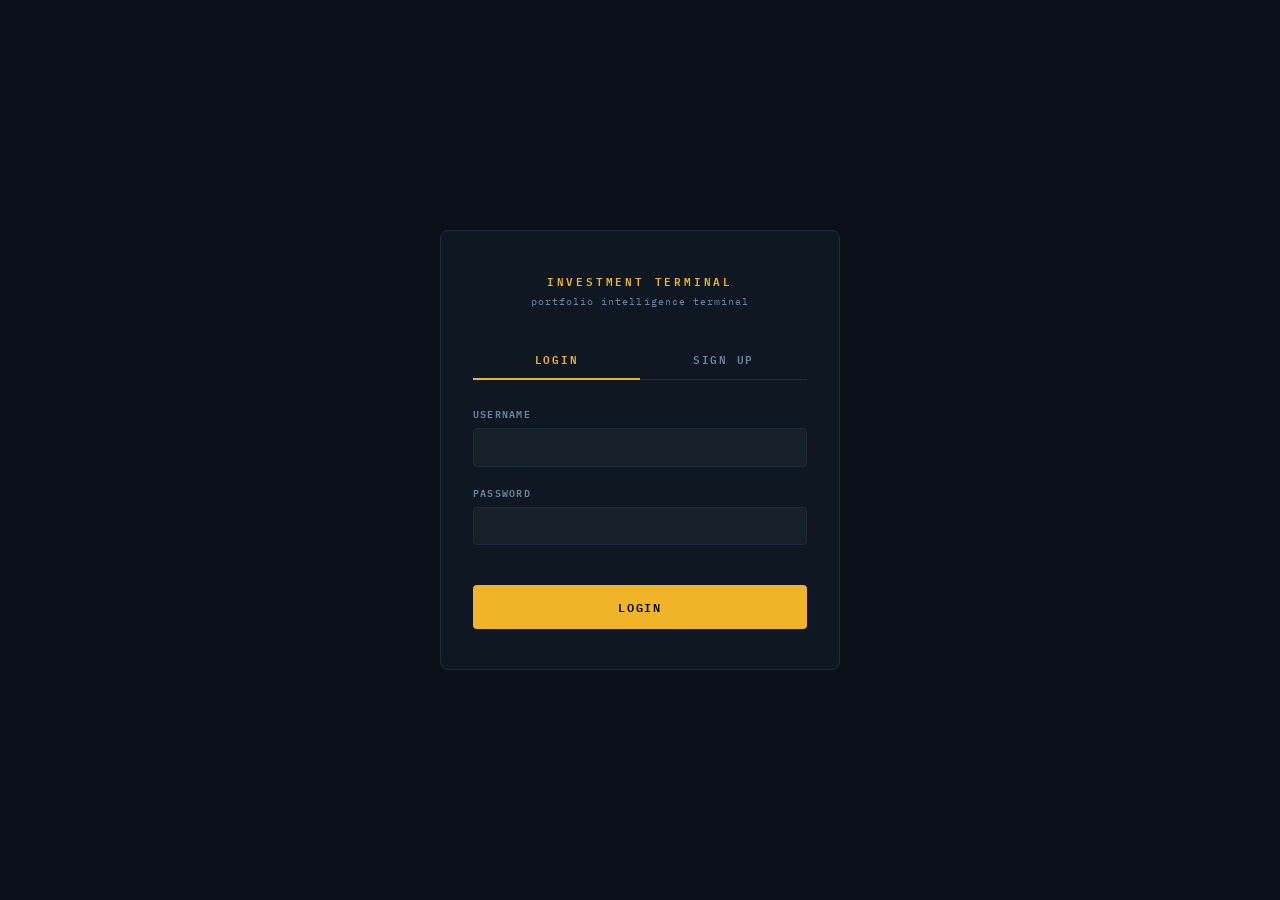
<file: frontend/public/login.html>
<!DOCTYPE html>
<html lang="en">
<head>
  <meta charset="UTF-8" />
  <meta name="viewport" content="width=device-width, initial-scale=1.0" />
  <title>4RCH3R — Login</title>
  <link rel="icon" type="image/svg+xml" href="/static/favicon.svg">
  <link rel="preconnect" href="https://fonts.googleapis.com" />
  <link rel="preconnect" href="https://fonts.gstatic.com" crossorigin />
  <link href="https://fonts.googleapis.com/css2?family=IBM+Plex+Mono:wght@300;400;500;600&family=IBM+Plex+Sans:wght@300;400;500;600&display=swap" rel="stylesheet" />
  <style>
    *, *::before, *::after { box-sizing: border-box; margin: 0; padding: 0; }

    :root {
      --void:     #060a0f;
      --bg:       #0b1018;
      --panel:    #0f1822;
      --surface:  #162028;
      --raised:   #1b2a38;
      --hover:    #1f3046;
      --amber:    #f0b429;
      --amber-lo: rgba(240,180,41,0.10);
      --gain:     #00d97e;
      --loss:     #ff4560;
      --blue:     #3d9cf0;
      --text:     #d8e4ee;
      --text-dim: #6b879e;
      --text-xd:  #2e4a60;
      --border:   #1e293b;
    }

    body {
      background: var(--bg);
      color: var(--text);
      font-family: 'IBM Plex Mono', monospace;
      min-height: 100vh;
      display: flex;
      align-items: center;
      justify-content: center;
      padding: 1rem;
    }

    .auth-card {
      background: var(--panel);
      border: 1px solid var(--border);
      border-radius: 8px;
      padding: 2.5rem 2rem;
      width: 100%;
      max-width: 400px;
    }

    .auth-logo {
      font-size: 0.7rem;
      font-weight: 600;
      letter-spacing: 0.25em;
      color: var(--amber);
      text-align: center;
      margin-bottom: 0.25rem;
    }

    .auth-tagline {
      font-size: 0.65rem;
      color: var(--text-dim);
      text-align: center;
      letter-spacing: 0.1em;
      margin-bottom: 2rem;
    }

    .auth-tabs {
      display: flex;
      border-bottom: 1px solid var(--border);
      margin-bottom: 1.5rem;
    }

    .auth-tab {
      flex: 1;
      background: none;
      border: none;
      border-bottom: 2px solid transparent;
      color: var(--text-dim);
      font-family: 'IBM Plex Mono', monospace;
      font-size: 0.7rem;
      font-weight: 600;
      letter-spacing: 0.15em;
      padding: 0.6rem 0;
      cursor: pointer;
      margin-bottom: -1px;
      transition: color 0.15s, border-color 0.15s;
    }

    .auth-tab.active {
      color: var(--amber);
      border-bottom-color: var(--amber);
    }

    .auth-error {
      background: rgba(255,69,96,0.12);
      border: 1px solid rgba(255,69,96,0.3);
      border-radius: 4px;
      color: #f87171;
      font-size: 0.7rem;
      padding: 0.6rem 0.8rem;
      margin-bottom: 1rem;
    }

    .auth-error.hidden { display: none; }

    .field-group {
      margin-bottom: 1rem;
    }

    .field-group label {
      display: block;
      font-size: 0.65rem;
      font-weight: 600;
      letter-spacing: 0.12em;
      color: var(--text-dim);
      margin-bottom: 0.4rem;
    }

    .field-group input {
      width: 100%;
      background: var(--surface);
      border: 1px solid var(--border);
      border-radius: 4px;
      color: var(--text);
      font-family: 'IBM Plex Mono', monospace;
      font-size: 0.8rem;
      padding: 0.6rem 0.75rem;
      outline: none;
      transition: border-color 0.15s;
    }

    .field-group input:focus {
      border-color: var(--amber);
    }

    .auth-submit {
      width: 100%;
      background: var(--amber);
      border: none;
      border-radius: 4px;
      color: var(--void);
      cursor: pointer;
      font-family: 'IBM Plex Mono', monospace;
      font-size: 0.75rem;
      font-weight: 600;
      letter-spacing: 0.15em;
      margin-top: 1.5rem;
      padding: 0.75rem;
      transition: opacity 0.15s;
    }

    .auth-submit:hover   { opacity: 0.88; }
    .auth-submit:disabled { opacity: 0.5; cursor: not-allowed; }

    .force-change {
      margin-top: 1.25rem;
      padding-top: 1.25rem;
      border-top: 1px solid var(--border);
    }

    .force-change p {
      font-size: 0.68rem;
      color: var(--amber);
      margin-bottom: 0.75rem;
      line-height: 1.5;
    }

    .force-change.hidden { display: none; }

  </style>
</head>
<body>
  <div class="auth-card">
    <div class="auth-logo">INVESTMENT TERMINAL</div>
    <div class="auth-tagline">portfolio intelligence terminal</div>

    <div class="auth-tabs">
      <button class="auth-tab active" id="tabLogin">LOGIN</button>
      <button class="auth-tab"        id="tabSignup">SIGN UP</button>
    </div>

    <div class="auth-error hidden" id="authError"></div>

    <form id="authForm" autocomplete="on" novalidate>
      <div class="field-group">
        <label for="authUsername">USERNAME</label>
        <input id="authUsername" type="text" autocomplete="username" spellcheck="false" />
      </div>
      <div class="field-group">
        <label for="authPassword">PASSWORD</label>
        <input id="authPassword" type="password" autocomplete="current-password" />
      </div>
      <button class="auth-submit" type="button" id="authSubmit">LOGIN</button>
    </form>

    <div class="force-change hidden" id="forceChange">
      <p>You are using a temporary password. Please set a new one before continuing.</p>
      <div class="field-group">
        <label for="newPassword">NEW PASSWORD</label>
        <input id="newPassword" type="password" autocomplete="new-password" />
      </div>
      <button class="auth-submit" id="changePasswordBtn">UPDATE PASSWORD</button>
    </div>

  </div>

  <script type="module">
    let isSignup      = false;
    let pendingToken  = null;
    let pendingUser   = null;
    let isSubmitting  = false;
    let isChangingPw  = false;

    const tabLogin    = document.getElementById("tabLogin");
    const tabSignup   = document.getElementById("tabSignup");
    const authForm    = document.getElementById("authForm");
    const authSubmit  = document.getElementById("authSubmit");
    const authError   = document.getElementById("authError");
    const forceChange = document.getElementById("forceChange");
    const newPassword = document.getElementById("newPassword");
    const changePwBtn = document.getElementById("changePasswordBtn");

    // If already logged in, skip to home
    if (localStorage.getItem("authToken")) {
      window.location.replace("/app");
    }

    function showError(msg) {
      authError.textContent = msg;
      authError.classList.remove("hidden");
    }

    function hideError() {
      authError.classList.add("hidden");
    }

    function setTab(signup) {
      isSignup = signup;
      tabLogin.classList.toggle("active",  !signup);
      tabSignup.classList.toggle("active",  signup);
      authSubmit.textContent = signup ? "CREATE ACCOUNT" : "LOGIN";
      hideError();
    }

    tabLogin.addEventListener("click",  () => setTab(false));
    tabSignup.addEventListener("click", () => setTab(true));

    document.getElementById("authUsername").addEventListener("keydown", (e) => { if (e.key === "Enter") doLogin(); });
    document.getElementById("authPassword").addEventListener("keydown", (e) => { if (e.key === "Enter") doLogin(); });
    authSubmit.addEventListener("click", doLogin);

    async function doLogin() {
      if (isSubmitting) return;
      hideError();
      const username = document.getElementById("authUsername").value.trim();
      const password = document.getElementById("authPassword").value;

      if (!username || !password) { showError("Username and password are required."); return; }

      isSubmitting = true;
      authSubmit.textContent = isSignup ? "CREATING…" : "LOGGING IN…";

      try {
        const endpoint = isSignup ? "/api/auth/signup" : "/api/auth/login";
        const resp     = await fetch(endpoint, {
          method:  "POST",
          headers: { "Content-Type": "application/json" },
          body:    JSON.stringify({ username, password }),
        });
        const data = await resp.json();

        if (!resp.ok) {
          showError(data.detail || "Authentication failed.");
          return;
        }

        pendingToken = data.access_token;
        pendingUser  = { username: data.username, role: data.role };

        if (!isSignup && data.force_password_change) {
          authForm.style.display = "none";
          forceChange.classList.remove("hidden");
          newPassword.focus();
          return;
        }

        finishLogin();
      } catch {
        showError("Network error — is the server running?");
      } finally {
        isSubmitting = false;
        authSubmit.textContent = isSignup ? "CREATE ACCOUNT" : "LOGIN";
      }
    }

    newPassword.addEventListener("keydown", (e) => { if (e.key === "Enter") changePwBtn.click(); });

    changePwBtn.addEventListener("click", async () => {
      if (isChangingPw) return;
      const pw = newPassword.value.trim();
      if (pw.length < 6) { showError("Password must be at least 6 characters."); return; }

      isChangingPw = true;
      changePwBtn.textContent = "UPDATING…";
      hideError();

      try {
        const resp = await fetch("/api/auth/change-password", {
          method:  "PATCH",
          headers: {
            "Content-Type":  "application/json",
            "Authorization": `Bearer ${pendingToken}`,
          },
          body: JSON.stringify({ new_password: pw }),
        });

        if (!resp.ok) {
          const d = await resp.json().catch(() => ({}));
          showError(d.detail || "Password update failed.");
          return;
        }

        // Server returns a fresh, fully-scoped token after the password change
        const data = await resp.json();
        if (data.access_token) pendingToken = data.access_token;
        finishLogin();
      } catch {
        showError("Network error.");
      } finally {
        isChangingPw = false;
        changePwBtn.textContent = "UPDATE PASSWORD";
      }
    });

    function finishLogin() {
      localStorage.setItem("authToken",    pendingToken);
      localStorage.setItem("currentUser",  JSON.stringify(pendingUser));
      window.location.replace("/app");
    }
  </script>
</body>
</html>
</file>
